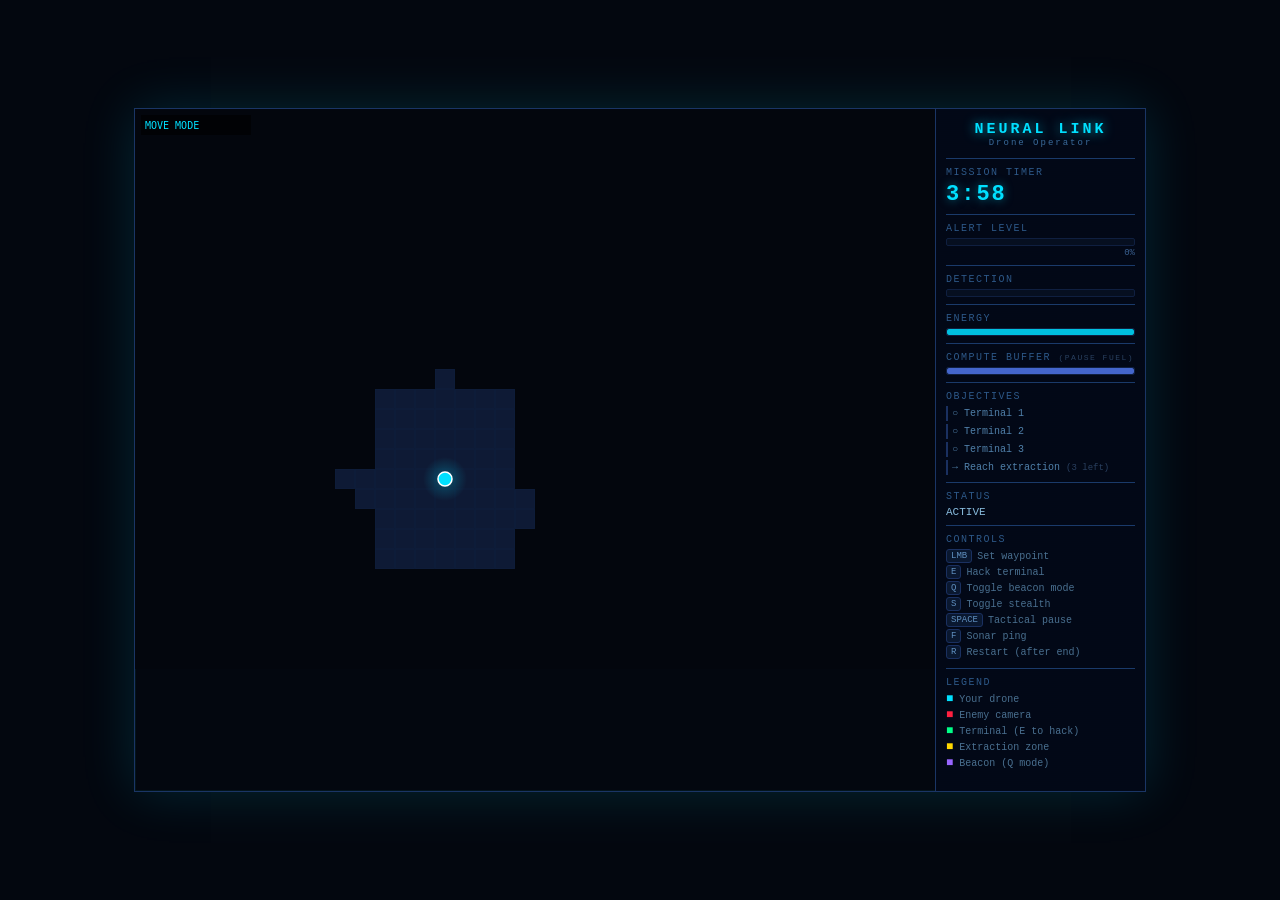
<file: html5/index.html>
<!DOCTYPE html>
<html lang="en">
<head>
  <meta charset="UTF-8">
  <meta name="viewport" content="width=device-width, initial-scale=1.0">
  <title>NEURAL LINK: Drone Operator</title>
  <link rel="stylesheet" href="style.css">
</head>
<body>
  <div id="app">
    <div id="game-wrap">
      <canvas id="game-canvas"></canvas>
    </div>
    <div id="sidebar">
      <div class="hud-title">NEURAL LINK</div>
      <div class="hud-sub">Drone Operator</div>

      <div class="hud-section">
        <div class="hud-label">MISSION TIMER</div>
        <div id="timer-val" class="hud-value big-val">4:00</div>
      </div>

      <div class="hud-section">
        <div class="hud-label">ALERT LEVEL</div>
        <div class="bar-wrap">
          <div class="bar-fill" id="alert-fill" style="width:0%"></div>
        </div>
        <div class="bar-pct" id="alert-pct">0%</div>
      </div>

      <div class="hud-section">
        <div class="hud-label">DETECTION</div>
        <div class="bar-wrap">
          <div class="bar-fill" id="detect-fill" style="width:0%"></div>
        </div>
      </div>

      <div class="hud-section">
        <div class="hud-label">ENERGY</div>
        <div class="bar-wrap energy">
          <div class="bar-fill cyan" id="energy-fill" style="width:100%"></div>
        </div>
      </div>

      <div class="hud-section">
        <div class="hud-label">COMPUTE BUFFER <span class="hint">(pause fuel)</span></div>
        <div class="bar-wrap compute">
          <div class="bar-fill blue" id="compute-fill" style="width:100%"></div>
        </div>
      </div>

      <div class="hud-section">
        <div class="hud-label">OBJECTIVES</div>
        <div id="objectives"></div>
      </div>

      <div class="hud-section">
        <div class="hud-label">STATUS</div>
        <div id="phase-status" class="hud-value">ACTIVE</div>
      </div>

      <div class="hud-section controls">
        <div class="hud-label">CONTROLS</div>
        <div class="ctrl-row"><kbd>LMB</kbd> Set waypoint</div>
        <div class="ctrl-row"><kbd>E</kbd> Hack terminal</div>
        <div class="ctrl-row"><kbd>Q</kbd> Toggle beacon mode</div>
        <div class="ctrl-row"><kbd>S</kbd> Toggle stealth</div>
        <div class="ctrl-row"><kbd>SPACE</kbd> Tactical pause</div>
        <div class="ctrl-row"><kbd>F</kbd> Sonar ping</div>
        <div class="ctrl-row"><kbd>R</kbd> Restart (after end)</div>
      </div>

      <div class="hud-section legend">
        <div class="hud-label">LEGEND</div>
        <div class="leg-row"><span class="leg-dot" style="color:#00e0ff">■</span> Your drone</div>
        <div class="leg-row"><span class="leg-dot" style="color:#ff2040">■</span> Enemy camera</div>
        <div class="leg-row"><span class="leg-dot" style="color:#00ff88">■</span> Terminal (E to hack)</div>
        <div class="leg-row"><span class="leg-dot" style="color:#ffd700">■</span> Extraction zone</div>
        <div class="leg-row"><span class="leg-dot" style="color:#9966ff">■</span> Beacon (Q mode)</div>
      </div>
    </div>
  </div>
  <script src="game.js"></script>
</body>
</html>
</file>
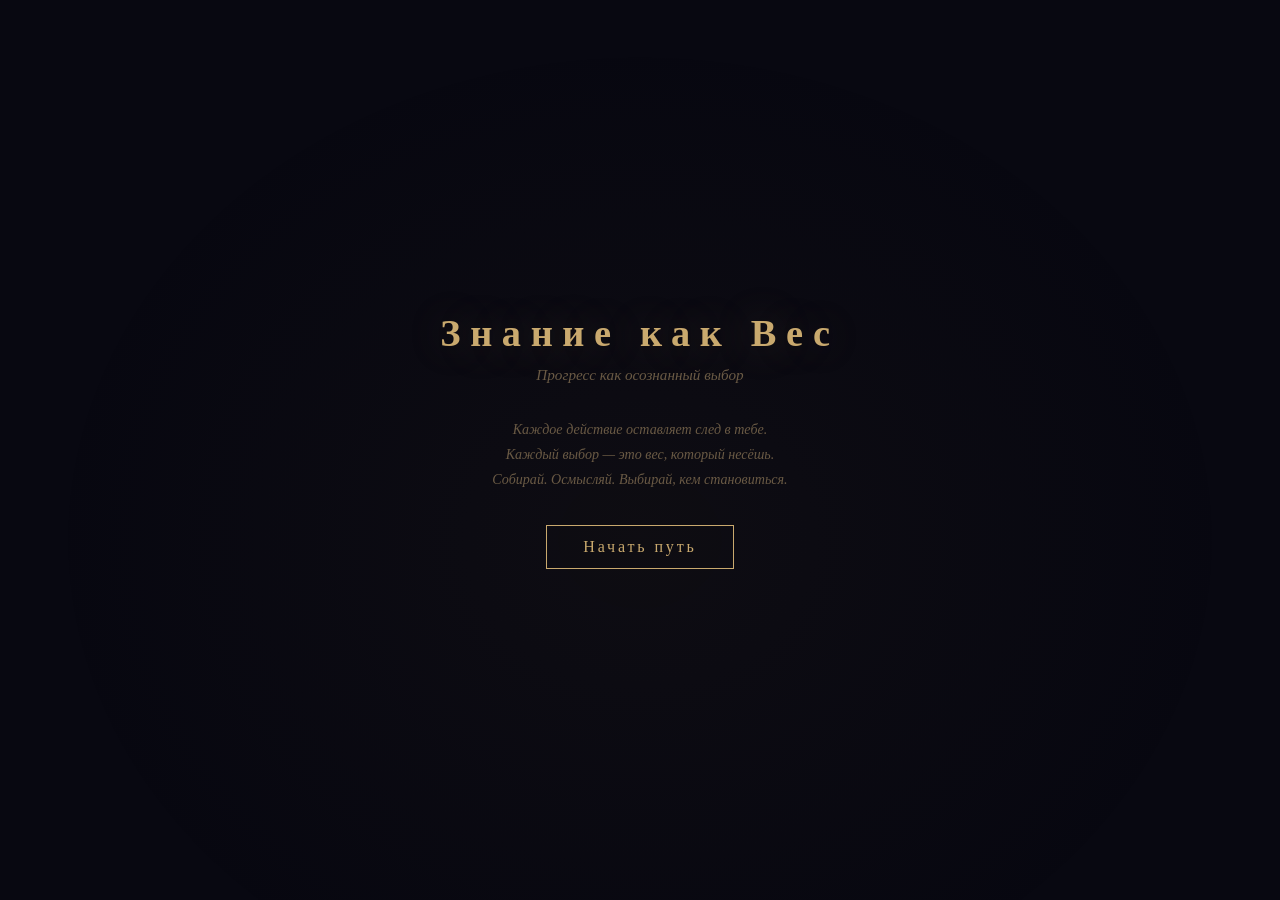
<file: marble-knowledge/html5/index.html>
<!DOCTYPE html>
<html lang="ru">
<head>
<meta charset="UTF-8">
<meta name="viewport" content="width=device-width, initial-scale=1.0">
<title>Знание как Вес</title>
<style>
*,*::before,*::after{box-sizing:border-box;margin:0;padding:0}
:root{
  --bg-deep:#080811;--bg-mid:#0f0f1e;--text:#d4c5a9;--text-dim:#6a5a45;
  --accent:#c9a96e;--accent-dim:#4a3820;--shelf:#1c1810;--reserve:#0c0c1c;
  --gw:rgba(224,216,200,.45);--gb:rgba(80,60,160,.5);--gg:rgba(100,120,140,.45);
}
body{background:var(--bg-deep);color:var(--text);font-family:'Georgia',serif;min-height:100vh;overflow:hidden}
body::before{content:'';position:fixed;inset:0;background:radial-gradient(ellipse at 50% 60%,rgba(100,80,40,.07) 0%,transparent 65%);pointer-events:none}
.screen{position:fixed;inset:0;display:none;flex-direction:column;align-items:center;padding:20px;overflow-y:auto;padding-top:60px}
.screen.active{display:flex}
#start-screen{padding-top:0;justify-content:center;text-align:center}
h1{font-size:2.4rem;color:var(--accent);text-shadow:0 0 40px rgba(201,169,110,.25);letter-spacing:.25em;margin-bottom:.4rem}
h2{font-size:1.3rem;color:var(--accent);letter-spacing:.12em;margin-bottom:12px}
h3{font-size:.78rem;color:var(--text-dim);letter-spacing:.18em;text-transform:uppercase;margin-bottom:8px}
p.sub{color:var(--text-dim);font-style:italic;font-size:.95rem;margin-bottom:1.8rem;line-height:1.7;max-width:380px}
button{background:transparent;border:1px solid var(--accent-dim);color:var(--accent);padding:9px 22px;font-family:inherit;font-size:.85rem;letter-spacing:.1em;cursor:pointer;transition:all .25s}
button:hover{border-color:var(--accent);background:rgba(201,169,110,.07);box-shadow:0 0 18px rgba(201,169,110,.18)}
button:active{transform:scale(.98)}
button:disabled{opacity:.3;cursor:not-allowed;pointer-events:none}
.btn-row{display:flex;gap:10px;flex-wrap:wrap;justify-content:center;margin-top:12px}
.btn-big{font-size:1rem;padding:12px 36px;letter-spacing:.18em;border-color:var(--accent)}
/* MARBLES */
.marble{width:34px;height:34px;border-radius:50%;cursor:pointer;position:relative;flex-shrink:0;transition:transform .2s,box-shadow .2s}
.marble::before{content:'';position:absolute;top:22%;left:22%;width:28%;height:28%;border-radius:50%;background:rgba(255,255,255,.55);filter:blur(2px)}
.marble.white{background:radial-gradient(circle at 35% 35%,#f3f0e8,#bab0a0);box-shadow:0 2px 8px rgba(0,0,0,.5),0 0 10px var(--gw)}
.marble.black{background:radial-gradient(circle at 35% 35%,#4a3a70,#0c0c18);box-shadow:0 2px 8px rgba(0,0,0,.7),0 0 10px var(--gb)}
.marble.gray{background:radial-gradient(circle at 35% 35%,#9898a8,#484858);box-shadow:0 2px 8px rgba(0,0,0,.6),0 0 10px var(--gg)}
.marble:hover{transform:scale(1.12)}
.marble.selected{transform:scale(1.2);z-index:5}
.marble.white.selected{box-shadow:0 0 22px rgba(220,215,200,.9)}
.marble.black.selected{box-shadow:0 0 22px rgba(110,90,210,.9)}
.marble.gray.selected{box-shadow:0 0 22px rgba(110,150,170,.9)}
.marble.sm{width:26px;height:26px}.marble.xs{width:18px;height:18px;cursor:default}
.marble.xs::before{display:none}
/* CORES */
.core{border-radius:50%;flex-shrink:0;cursor:default}
.core.lg{width:34px;height:34px}.core.sm{width:26px;height:26px}
.core.white{background:radial-gradient(circle at 35% 35%,#fff,#d8d0c0);box-shadow:0 0 18px rgba(230,220,200,.8),0 0 35px rgba(220,210,190,.35);animation:pw 2.2s ease-in-out infinite}
.core.black{background:radial-gradient(circle at 35% 35%,#6050a0,#08080e);box-shadow:0 0 18px rgba(100,80,190,.8),0 0 35px rgba(80,60,150,.35);animation:pb 2.2s ease-in-out infinite}
.core.gray{background:radial-gradient(circle at 35% 35%,#c0c0d0,#383848);box-shadow:0 0 18px rgba(120,150,170,.8),0 0 35px rgba(100,130,150,.35);animation:pg 2.2s ease-in-out infinite}
@keyframes pw{0%,100%{box-shadow:0 0 18px rgba(230,220,200,.8),0 0 35px rgba(220,210,190,.35)}50%{box-shadow:0 0 28px rgba(230,220,200,1),0 0 55px rgba(220,210,190,.6)}}
@keyframes pb{0%,100%{box-shadow:0 0 18px rgba(100,80,190,.8),0 0 35px rgba(80,60,150,.35)}50%{box-shadow:0 0 28px rgba(100,80,190,1),0 0 55px rgba(80,60,150,.6)}}
@keyframes pg{0%,100%{box-shadow:0 0 18px rgba(120,150,170,.8),0 0 35px rgba(100,130,150,.35)}50%{box-shadow:0 0 28px rgba(120,150,170,1),0 0 55px rgba(100,130,150,.6)}}
/* HUD */
#hud{position:fixed;top:0;left:0;right:0;height:50px;background:rgba(8,8,17,.92);border-bottom:1px solid rgba(201,169,110,.18);display:none;align-items:center;justify-content:space-between;padding:0 16px;z-index:100;backdrop-filter:blur(6px)}
#hud.on{display:flex}
.hud-grp{display:flex;align-items:center;gap:7px}
.hlbl{font-size:.68rem;color:var(--text-dim);text-transform:uppercase;letter-spacing:.1em}
.hval{color:var(--accent);font-size:.82rem;font-weight:bold}
.abar{width:70px;height:5px;background:rgba(201,169,110,.12);border-radius:3px;overflow:hidden}
.afill{height:100%;border-radius:3px;transition:width .5s,background .5s;background:var(--accent)}
.rdots{display:flex;gap:2px}
.rdot{width:7px;height:7px;border-radius:50%;background:rgba(201,169,110,.1);border:1px solid rgba(201,169,110,.22);transition:background .3s}
.rdot.w{background:#e0d8c8;border-color:#e0d8c8}.rdot.b{background:#503878;border-color:#7060b0}.rdot.g{background:#585868;border-color:#888898}
.hud-btns{display:flex;gap:5px}.hud-btns button{font-size:.68rem;padding:4px 10px}
/* NOTIF */
#notif{position:fixed;top:58px;left:50%;transform:translateX(-50%) translateY(-8px);background:rgba(10,10,22,.96);border:1px solid rgba(201,169,110,.35);padding:9px 18px;font-size:.8rem;color:var(--text);opacity:0;transition:all .35s;pointer-events:none;z-index:200;text-align:center;max-width:320px;backdrop-filter:blur(5px);line-height:1.4}
#notif.show{opacity:1;transform:translateX(-50%) translateY(0)}
/* EXPEDITION */
.loc-head{text-align:center;margin-bottom:8px}
.loc-desc{color:var(--text-dim);font-style:italic;max-width:480px;text-align:center;line-height:1.6;font-size:.9rem;margin-bottom:10px}
.echo-bar{background:rgba(120,70,50,.28);border:1px solid rgba(200,100,70,.35);padding:10px 20px;text-align:center;color:#c87050;font-style:italic;font-size:.85rem;display:none;max-width:500px;width:100%;margin-bottom:8px}
.echo-bar.on{display:block}
.world-rx{background:rgba(10,15,28,.85);border:1px solid rgba(201,169,110,.22);padding:9px 18px;text-align:center;font-size:.82rem;font-style:italic;color:var(--text-dim);display:none;max-width:480px;width:100%;margin-bottom:8px;line-height:1.4}
.world-rx.on{display:block}
.actions-grid{display:flex;gap:14px;flex-wrap:wrap;justify-content:center;margin-bottom:12px}
.acard{width:175px;padding:16px 14px;border:1px solid rgba(201,169,110,.18);background:var(--shelf);cursor:pointer;transition:all .28s;text-align:center;position:relative;overflow:hidden}
.acard::after{content:'';position:absolute;inset:0;opacity:0;transition:opacity .3s}
.acard.wa::after{background:radial-gradient(circle,rgba(200,185,165,.12) 0%,transparent 70%)}
.acard.ba::after{background:radial-gradient(circle,rgba(80,60,150,.16) 0%,transparent 70%)}
.acard.ga::after{background:radial-gradient(circle,rgba(90,120,140,.13) 0%,transparent 70%)}
.acard:hover::after{opacity:1}
.acard:hover{border-color:rgba(201,169,110,.48);transform:translateY(-3px)}
.acard.off{opacity:.38;cursor:not-allowed;transform:none!important}
.acard .ai{font-size:1.9rem;margin-bottom:6px}
.acard .an{color:var(--accent);font-size:.88rem;margin-bottom:4px}
.acard .ah{color:var(--text-dim);font-size:.72rem;font-style:italic}
.chance-row{display:flex;align-items:center;gap:5px;margin-top:7px}
.cbar{flex:1;height:3px;background:rgba(201,169,110,.12);border-radius:2px;overflow:hidden}
.cfill{height:100%;border-radius:2px;transition:width .4s}
.cfill.hi{background:#6abf6a}.cfill.md{background:var(--accent)}.cfill.lo{background:#c07060}
.cpct{font-size:.62rem;color:var(--text-dim);min-width:28px;text-align:right}
.dtag{font-size:.64rem;color:#7ab07a;margin-top:3px;border-top:1px dashed rgba(120,180,120,.2);padding-top:3px}
.res-strip{display:flex;align-items:center;gap:6px;flex-wrap:wrap;justify-content:center;padding:9px 14px;background:var(--reserve);border:1px solid rgba(201,169,110,.12);max-width:500px;min-height:44px}
.res-lbl{font-size:.75rem;color:var(--text-dim)}
/* SANCTUARY */
.slay{display:flex;gap:14px;width:100%;max-width:980px;align-items:flex-start}
.rpanel{min-width:148px;background:var(--reserve);border:1px solid rgba(201,169,110,.18);padding:13px}
.rmarbs{display:flex;flex-wrap:wrap;gap:7px;min-height:70px;align-items:flex-start;margin-bottom:9px}
.cpanel{min-width:148px;background:rgba(8,6,20,.85);border:1px solid rgba(201,169,110,.18);padding:13px}
.coarc{display:flex;flex-wrap:wrap;gap:6px;min-height:60px;align-items:flex-start;margin-bottom:8px}
.cstat{font-size:.72rem;margin:2px 0}
.cstat.white{color:#c0b8a8}.cstat.black{color:#9080c0}.cstat.gray{color:#8090a0}.cstat.penalty{color:#bf6a6a}
.hint-bar{background:rgba(201,169,110,.06);border:1px solid rgba(201,169,110,.13);padding:9px 14px;font-size:.78rem;color:var(--text-dim);font-style:italic;text-align:center;max-width:980px;width:100%;margin-bottom:10px;transition:color .3s}
.shelves{flex:1;display:flex;flex-direction:column;gap:10px}
.shelf{background:var(--shelf);border:1px solid rgba(201,169,110,.18);padding:13px;cursor:pointer;transition:border-color .25s,background .25s}
.shelf.drop{border-color:var(--accent);background:rgba(201,169,110,.04)}
.shelf-hdr{display:flex;justify-content:space-between;align-items:center;margin-bottom:8px}
.shelf-name{color:var(--accent);font-size:.88rem}
.shelf-cnt{color:var(--text-dim);font-size:.74rem}
.shelf-marbs{display:flex;flex-wrap:wrap;gap:6px;min-height:36px;align-items:center;margin-bottom:7px}
.tbar{display:flex;align-items:center;gap:2px;margin-bottom:4px}
.tseg{flex:1;height:3px;background:rgba(201,169,110,.13);border-radius:2px;transition:background .4s}
.tseg.on{background:var(--accent)}
.tmrk{width:1px;height:9px;background:rgba(201,169,110,.3);flex-shrink:0}
.tlbl{font-size:.62rem;color:var(--text-dim)}
.sbonus{font-size:.72rem;color:#6abf6a;margin-top:3px}
.dombar{display:flex;gap:2px;height:5px;margin-top:5px;border-radius:3px;overflow:hidden}
.dbar{height:100%;border-radius:2px;transition:width .5s}
.dbar.white{background:linear-gradient(90deg,#b8b0a0,#d8d0c0)}
.dbar.black{background:linear-gradient(90deg,#302850,#504880)}
.dbar.gray{background:linear-gradient(90deg,#484858,#787888)}
/* COMBAT */
#combat-screen{justify-content:center}
.combat-wrap{display:flex;flex-direction:column;align-items:center;gap:16px;max-width:560px;width:100%}
.enemy-box{width:100%;padding:24px;background:rgba(18,8,8,.6);border:1px solid rgba(180,70,70,.28);text-align:center}
.ename{color:#c07070;font-size:1.15rem;margin-bottom:6px}
.edesc{color:var(--text-dim);font-style:italic;font-size:.82rem}
.hp-wrap{margin-top:11px}
.hp-lbl{font-size:.72rem;color:var(--text-dim);margin-bottom:3px}
.hpbar{height:7px;border-radius:4px;overflow:hidden}
.hpbar.e-bg{background:rgba(180,70,70,.14)}.hpbar.p-bg{background:rgba(70,160,70,.14)}
.hpfill{height:100%;border-radius:4px;transition:width .5s}
.hpfill.e{background:linear-gradient(90deg,#702020,#c04040)}
.hpfill.p{background:linear-gradient(90deg,#206820,#40b840)}
.clog{background:rgba(8,8,18,.85);border:1px solid rgba(201,169,110,.13);padding:12px;width:100%;min-height:56px;font-size:.82rem;line-height:1.6;color:var(--text-dim);font-style:italic}
.c-btns{display:flex;gap:10px;flex-wrap:wrap;justify-content:center}
.cbtn{padding:11px 18px;font-size:.88rem;min-width:135px}
.cbtn.w{border-color:rgba(200,185,165,.45);color:#c0b8a8}
.cbtn.b{border-color:rgba(80,65,140,.45);color:#9080c0}
.cbtn.g{border-color:rgba(95,125,145,.45);color:#8090a0}
.bonuses{display:flex;gap:6px;flex-wrap:wrap;justify-content:center}
.btag{font-size:.7rem;padding:3px 8px;background:rgba(90,150,90,.13);border:1px solid rgba(90,150,90,.28);color:#70b070}
.ptag{font-size:.7rem;padding:3px 8px;background:rgba(150,80,80,.13);border:1px solid rgba(150,80,80,.28);color:#b07070}
/* JOURNAL */
.jlay{display:flex;gap:16px;max-width:860px;width:100%;align-items:flex-start}
.jslots{min-width:195px;background:rgba(18,12,8,.8);border:1px solid rgba(201,169,110,.18);padding:14px}
.aslot{padding:12px;border:1px dashed rgba(201,169,110,.28);min-height:78px;margin-bottom:10px;cursor:pointer;transition:all .25s;text-align:center;display:flex;flex-direction:column;align-items:center;justify-content:center;gap:7px}
.aslot:hover{border-color:var(--accent);background:rgba(201,169,110,.04)}
.aslot.occ{border-style:solid;border-color:rgba(201,169,110,.38)}
.ctag{font-size:.68rem;padding:2px 7px;border:1px solid}
.ctag.white{color:#c0b8a8;border-color:rgba(200,185,165,.4)}
.ctag.black{color:#9080c0;border-color:rgba(80,65,140,.4)}
.ctag.gray{color:#8090a0;border-color:rgba(95,125,145,.4)}
.jentries{flex:1;display:flex;flex-direction:column;gap:9px}
.jentry{padding:14px;border:1px solid rgba(201,169,110,.18);background:rgba(18,12,8,.55);cursor:pointer;transition:all .25s;position:relative}
.jentry:hover{border-color:rgba(201,169,110,.45);background:rgba(201,169,110,.04)}
.jentry.act{border-color:var(--accent)}
.jentry.act::after{content:'●';position:absolute;top:8px;right:10px;color:var(--accent);font-size:.7rem}
.jeh{display:flex;align-items:center;gap:7px;margin-bottom:7px}
.jdot{width:9px;height:9px;border-radius:50%}
.jdot.white{background:#c0b8a8;box-shadow:0 0 6px rgba(200,185,165,.6)}
.jdot.black{background:#302850;box-shadow:0 0 6px rgba(80,60,150,.6)}
.jdot.gray{background:#585868;box-shadow:0 0 6px rgba(100,130,150,.6)}
.jtitle{color:var(--accent);font-size:.88rem}
.jtext{color:var(--text-dim);font-size:.8rem;font-style:italic;line-height:1.5;margin-bottom:6px}
.jeff{color:#6abf6a;font-size:.72rem;margin-bottom:5px}
.jtags{display:flex;gap:5px;flex-wrap:wrap}
.jtag{font-size:.68rem;padding:2px 6px;background:rgba(201,169,110,.08);border:1px solid rgba(201,169,110,.18);color:var(--text-dim)}
/* OBLIVION */
#oblivion-screen{justify-content:center;text-align:center}
.otext{max-width:400px;color:var(--text-dim);font-style:italic;line-height:1.8;font-size:.88rem;margin-bottom:16px}
.ocores{display:flex;gap:12px;flex-wrap:wrap;justify-content:center;margin:10px 0}
.ocore{padding:12px;border:1px solid rgba(201,169,110,.18);cursor:pointer;display:flex;flex-direction:column;align-items:center;gap:5px;transition:all .28s;font-size:.75rem;color:var(--text-dim)}
.ocore:hover{border-color:var(--accent);color:var(--accent)}
/* MISC */
::-webkit-scrollbar{width:4px}::-webkit-scrollbar-track{background:transparent}::-webkit-scrollbar-thumb{background:rgba(201,169,110,.28);border-radius:2px}
@keyframes fadeIn{from{opacity:0;transform:translateY(7px)}to{opacity:1;transform:translateY(0)}}
.fi{animation:fadeIn .4s ease-out}
@media(max-width:680px){
  .slay,.jlay{flex-direction:column}
  .rpanel,.jslots,.cpanel{min-width:unset;width:100%}
  .actions-grid{gap:8px}.acard{width:140px}
  h1{font-size:1.8rem}
}
#start-screen .lore{max-width:360px;text-align:center;color:var(--text-dim);font-style:italic;line-height:1.8;font-size:.88rem;margin-bottom:2rem}
</style>
</head>
<body>
<div id="notif"></div>
<div id="hud">
  <div class="hud-grp">
    <span class="hlbl">Адаптивность</span>
    <div class="abar"><div class="afill" id="ha"></div></div>
    <span class="hval" id="hav">100%</span>
  </div>
  <div class="hud-grp">
    <span class="hlbl">Резерв</span>
    <div class="rdots" id="hrd"></div>
    <span class="hval" id="hrc">0/10</span>
  </div>
  <div class="hud-grp">
    <span class="hlbl">Ядра</span>
    <span class="hval" id="hco">0</span>
    <span class="hlbl" style="margin-left:4px">ОР</span>
    <span class="hval" id="hor">30</span>
  </div>
  <div class="hud-btns">
    <button onclick="openJournal()">Дневник</button>
    <button onclick="openOblivion()">Забвение</button>
  </div>
</div>

<div id="start-screen" class="screen active">
  <h1>Знание как Вес</h1>
  <p class="sub">Прогресс как осознанный выбор</p>
  <div class="lore">Каждое действие оставляет след в тебе.<br>Каждый выбор — это вес, который несёшь.<br>Собирай. Осмысляй. Выбирай, кем становиться.</div>
  <button class="btn-big" onclick="startGame()">Начать путь</button>
</div>

<div id="expedition-screen" class="screen">
  <div class="loc-head"><h2 id="loc-name"></h2></div>
  <p class="loc-desc" id="loc-desc"></p>
  <div class="world-rx" id="wrx"></div>
  <div class="echo-bar" id="echo">⟳ Резерв переполнен — опыт растворяется эхом. Вернись в Убежище.</div>
  <div class="actions-grid" id="agrid"></div>
  <div class="res-lbl" id="res-lbl">Резерв: 0/10</div>
  <div class="res-strip" id="res-strip"></div>
  <div class="btn-row">
    <button onclick="goSanctuary()">⟵ Убежище</button>
  </div>
</div>

<div id="sanctuary-screen" class="screen">
  <h2>Убежище — Ментальная карта</h2>
  <div class="hint-bar" id="shint">Выбери шарик из Резерва, затем нажми на полку для размещения.</div>
  <div class="slay">
    <div class="rpanel">
      <h3>Резерв <span id="rcsanc">0/10</span></h3>
      <div class="rmarbs" id="rmarbs"></div>
      <button onclick="sellMarble()" style="width:100%;font-size:.74rem;padding:7px">Продать выбранный</button>
      <div style="font-size:.66rem;color:var(--text-dim);margin-top:5px;text-align:center">Только из Резерва</div>
    </div>
    <div class="shelves" id="shelves"></div>
  </div>
  <div class="btn-row">
    <button onclick="goExpedition()">→ Экспедиция</button>
    <button onclick="openJournal()">📖 Дневник</button>
  </div>
</div>

<div id="combat-screen" class="screen">
  <div class="combat-wrap">
    <h2>Столкновение</h2>
    <div class="enemy-box">
      <div class="ename" id="ename"></div>
      <div class="edesc" id="edesc"></div>
      <div class="hp-wrap">
        <div class="hp-lbl">Противник</div>
        <div class="hpbar e-bg"><div class="hpfill e" id="ehp" style="width:100%"></div></div>
      </div>
    </div>
    <div class="bonuses" id="cbonuses"></div>
    <div class="hp-wrap" style="width:100%;max-width:400px">
      <div class="hp-lbl">Ты</div>
      <div class="hpbar p-bg"><div class="hpfill p" id="php" style="width:100%"></div></div>
    </div>
    <div class="clog" id="clog">Ты вступаешь в схватку…</div>
    <div class="c-btns" id="cbtns">
      <button class="cbtn w" onclick="doFight('white')">⬜ Точный удар</button>
      <button class="cbtn b" onclick="doFight('black')">⬛ Натиск</button>
      <button class="cbtn g" onclick="doFight('gray')">◽ Парирование</button>
    </div>
  </div>
</div>

<div id="journal-screen" class="screen">
  <h2>Дневник</h2>
  <div class="jlay">
    <div class="jslots">
      <h3>Внимание</h3>
      <div style="font-size:.74rem;color:var(--text-dim);margin-bottom:10px;line-height:1.5">1–2 страницы для следующей экспедиции</div>
      <div class="aslot" id="sl0" onclick="clearSlot(0)"><div id="sl0c" style="color:var(--text-dim);font-size:.76rem">— пусто —</div></div>
      <div class="aslot" id="sl1" onclick="clearSlot(1)"><div id="sl1c" style="color:var(--text-dim);font-size:.76rem">— пусто —</div></div>
      <div style="font-size:.68rem;color:var(--text-dim);font-style:italic">Нажми на слот чтобы очистить</div>
    </div>
    <div class="jentries" id="jentries"></div>
  </div>
  <div class="btn-row"><button onclick="closeJournal()">← Назад</button></div>
</div>

<div id="oblivion-screen" class="screen">
  <h2>Локация Забвения</h2>
  <p class="otext">Вода стоячая, тёмная. Можно растворить то, что стало слишком твёрдым. Это требует усилия — и кое-что будет утеряно.</p>
  <div id="ono" style="color:var(--text-dim);font-style:italic;display:none">Нет Ядер для растворения.</div>
  <div class="ocores" id="ocores"></div>
  <div style="font-size:.75rem;color:var(--text-dim);text-align:center;line-height:1.6;max-width:380px">
    10 ОР → Ядро растворено, 2–3 шарика в Резерв, +3% Адаптивности возвращается
  </div>
  <div style="margin-top:8px;font-size:.82rem;color:var(--text-dim)">Очки Решимости: <span id="owp" style="color:var(--accent);font-weight:bold">0</span></div>
  <div class="btn-row"><button onclick="closeOblivion()">← Назад</button></div>
</div>

<script>
const COLORS = { white:'белый', black:'чёрный', gray:'серый' };

const LOC_POOLS = [
  {
    name:'Руины на краю леса',
    desc:'Старые камни хранят тишину. Здесь можно многое узнать — или многое потерять.',
    pool:[
      {id:'obs', col:'white',icon:'🔍',name:'Изучить следы',      hint:'Внимательность',  direct:null},
      {id:'rsh', col:'black',icon:'⚡',name:'Прорваться силой',   hint:'Скорость, риск',  direct:null},
      {id:'wt',  col:'gray', icon:'⏸',name:'Выждать момент',     hint:'Баланс, реакция', direct:null},
      {id:'trn', col:'white',icon:'⚔',name:'Отработать удар',    hint:'→ Боевая стойка', direct:'s0'},
      {id:'snk', col:'black',icon:'🌑',name:'Скрытный манёвр',   hint:'→ Тень',           direct:'s1'},
      {id:'brt', col:'gray', icon:'🤲',name:'Обменять находки',  hint:'→ Переговоры',    direct:'s2'},
    ]
  },
  {
    name:'Торговый квартал',
    desc:'Шум, запахи специй, внимательные глаза торговцев. Каждое слово здесь — ход.',
    pool:[
      {id:'neg', col:'white',icon:'🤝',name:'Торговаться',          hint:'Точный подбор слов',  direct:null},
      {id:'blf', col:'black',icon:'🎭',name:'Блефовать',            hint:'Давление, риск',      direct:null},
      {id:'med', col:'gray', icon:'⚖', name:'Посредничать',        hint:'Уравновешивать',      direct:null},
      {id:'anl', col:'white',icon:'🔎',name:'Изучить цены',        hint:'→ Переговоры',        direct:'s2'},
      {id:'prs', col:'black',icon:'👊',name:'Надавить на купца',   hint:'→ Тень',              direct:'s1'},
      {id:'bal', col:'gray', icon:'🔄',name:'Уравновесить сделку', hint:'→ Переговоры',        direct:'s2'},
    ]
  },
  {
    name:'Заброшенная библиотека',
    desc:'Пыльные свитки, шёпот страниц. Знание здесь — пароль.',
    pool:[
      {id:'rd',  col:'white',icon:'📜',name:'Читать свитки',       hint:'Глубокий анализ', direct:null},
      {id:'stl', col:'black',icon:'🗝', name:'Похитить артефакт',  hint:'Дерзость',        direct:null},
      {id:'cpy', col:'gray', icon:'✍', name:'Копировать тезисы',  hint:'Методичная работа',direct:null},
      {id:'mem', col:'white',icon:'📖',name:'Выучить наизусть',    hint:'→ Боевая стойка', direct:'s0'},
      {id:'crk', col:'black',icon:'🔓',name:'Взломать архив',     hint:'→ Тень',           direct:'s1'},
      {id:'syn', col:'gray', icon:'🔗',name:'Сопоставить знания', hint:'→ Переговоры',     direct:'s2'},
    ]
  }
];

const ENEMIES = [
  {name:'Страж руин',      desc:'Медлительный, но неотвратимый. Прямой натиск — его стихия. Точность разбивает его.',         hp:80, weakness:'white', strong:'black', dmg:{white:8,black:20,gray:13}},
  {name:'Теневой охотник', desc:'Стремительный, атакует из темноты. Прямой удар он предвидит. Равновесие — его слабость.', hp:55, weakness:'gray',  strong:'white', dmg:{white:19,black:9,gray:6}}
];

const J_TEMPLATES = [
  {id:'j_w', col:'white',title:'О точности удара',         text:'Когда я жду и наблюдаю — мир открывает трещины в броне. Осторожность — это не слабость.',               eff:'+5% к точным действиям, видны слабые места',          tags:['анализ','точность','слабые места']},
  {id:'j_b', col:'black',title:'О цене натиска',           text:'Когда бросаюсь вперёд — мир расступается. Но после этого всё кружится. Натиск берёт дань.',              eff:'+5% к скоростным действиям, открывает скрытые проходы',tags:['скорость','риск','прорыв']},
  {id:'j_g', col:'gray', title:'О равновесии',             text:'Есть момент между атакой и защитой. В этой паузе — невидимый рычаг.',                                     eff:'+5% к реакции, NPC предлагают посреднические роли',   tags:['равновесие','реакция','момент']},
  {id:'j_w2',col:'white',title:'Записки об Аккуратности', text:'Ядро точности сформировалось само. Оно тяжёлое. Каждый удар выверен — но адаптироваться труднее.',         eff:'+8% к точным действиям, видна структура брони',       tags:['ядро','точность','специализация']},
  {id:'j_b2',col:'black',title:'Записки о Давлении',      text:'Ядро натиска сжалось в груди. Я быстрее прежнего — но не слышу предупреждений.',                           eff:'+8% к скоростным атакам, доступны скрытые контракты', tags:['ядро','натиск','специализация']},
];

// ===== STATE =====
let G = {}, uid = 0, locIdx = 0, prevScreen = 'sanctuary-screen', notifTm;

function initState() {
  G = {
    reserve:{ cap:10, marbs:[] },
    shelves:[
      {id:'s0', name:'Боевая стойка', marbs:[], cores:[], max_slots:10},
      {id:'s1', name:'Тень',          marbs:[], cores:[], max_slots:10},
      {id:'s2', name:'Переговоры',    marbs:[], cores:[], max_slots:10},
    ],
    adapt:1.0,
    will:30,
    journal:{ entries:[], slots:[null,null] },
    world:{ dom:null },
    combat:{ enemy:null, ehp:0, emx:0, php:100, pmx:100, done:false },
    sel:null,
    echo:false,
    cycle:0,
    curActs:[],
  };
}

function mk(col, ctx) { return { id:`m${++uid}`, col, ctx, rare:Math.random()<.1 }; }

// ===== FLOW =====
function startGame() {
  initState();
  initCurActs();
  showScreen('expedition-screen');
  document.getElementById('hud').classList.add('on');
  renderExp();
  updateHUD();
}

function goSanctuary() {
  prevScreen = 'sanctuary-screen';
  G.echo = false;
  G.cycle++;
  if (G.cycle % 3 === 0) locIdx = (locIdx+1) % LOC_POOLS.length;
  G.sel = null;
  showScreen('sanctuary-screen');
  renderSanctuary();
  updateHUD();
}

function goExpedition() {
  initCurActs();
  showScreen('expedition-screen');
  renderExp();
  updateHUD();
}

function openJournal() {
  prevScreen = document.querySelector('.screen.active')?.id || 'sanctuary-screen';
  showScreen('journal-screen');
  renderJournal();
}

function closeJournal() {
  showScreen(prevScreen);
  if (prevScreen==='expedition-screen') renderExp(); else renderSanctuary();
}

function openOblivion() {
  prevScreen = document.querySelector('.screen.active')?.id || 'sanctuary-screen';
  showScreen('oblivion-screen');
  renderOblivion();
}

function closeOblivion() {
  showScreen(prevScreen);
  if (prevScreen==='expedition-screen') renderExp(); else renderSanctuary();
}

// ===== ACTION POOL =====
function initCurActs() {
  const pool = LOC_POOLS[locIdx].pool;
  const shuffled = [...pool].sort(()=>Math.random()-.5);
  G.curActs = shuffled.slice(0,3);
}

function rotateAction(idx) {
  const pool = LOC_POOLS[locIdx].pool;
  const others = pool.filter(a => a.id !== G.curActs[idx].id && !G.curActs.some((c,i)=>i!==idx&&c.id===a.id));
  const candidates = others.length > 0 ? others : pool.filter(a=>a.id!==G.curActs[idx].id);
  if (candidates.length > 0) G.curActs[idx] = candidates[Math.floor(Math.random()*candidates.length)];
}

function allCores() { return G.shelves.flatMap(sh=>sh.cores); }

function successChance(col) {
  let n = 0;
  G.shelves.forEach(sh => n += sh.marbs.filter(m=>m.col===col).length);
  n += allCores().filter(c=>c.col===col).reduce((s,c)=>s+c.strength,0) * 8;
  return Math.min(0.92, 0.45 * G.adapt + n*0.05);
}

// ===== EXPEDITION =====
function renderExp() {
  const loc = LOC_POOLS[locIdx];
  document.getElementById('loc-name').textContent = loc.name;
  document.getElementById('loc-desc').textContent = loc.desc;

  const wrx = document.getElementById('wrx');
  const rxMap = {
    white:'Торговцы тебе доверяют. Стража сдержана. Слабые места врагов видны острее.',
    black:'Наёмники замечают первыми. Лавки настороже. Скрытые проходы открыты.',
    gray:'Нейтральные NPC ищут посредника. Ритм врагов смещается.'
  };
  if (G.world.dom && rxMap[G.world.dom]) { wrx.textContent=rxMap[G.world.dom]; wrx.classList.add('on'); }
  else wrx.classList.remove('on');

  document.getElementById('echo').classList.toggle('on', G.echo);

  const grid = document.getElementById('agrid');
  grid.innerHTML = '';
  G.curActs.forEach((a, idx) => {
    const chance = successChance(a.col);
    const pct = Math.round(chance*100);
    const cls = pct>=70?'hi':pct>=50?'md':'lo';
    const sh = a.direct ? G.shelves.find(s=>s.id===a.direct) : null;
    const d = document.createElement('div');
    d.className = `acard ${a.col[0]}a${G.echo?' off':''}`;
    d.innerHTML = `
      <div class="ai">${a.icon}</div>
      <div class="an">${a.name}</div>
      <div class="ah">${a.hint}</div>
      <div class="chance-row"><div class="cbar"><div class="cfill ${cls}" style="width:${pct}%"></div></div><span class="cpct">${pct}%</span></div>
      ${sh?`<div class="dtag">→ ${sh.name}</div>`:''}
    `;
    if (!G.echo) d.onclick = () => doAct(a, idx);
    grid.appendChild(d);
  });

  renderResStrip();
}

function renderResStrip() {
  const cnt = G.reserve.marbs.length;
  document.getElementById('res-lbl').textContent = `Резерв: ${cnt}/10`;
  const strip = document.getElementById('res-strip');
  strip.innerHTML = '';
  if (cnt===0) { strip.innerHTML='<span style="color:var(--text-dim);font-size:.78rem;font-style:italic">пуст</span>'; return; }
  G.reserve.marbs.forEach(m=>{ const e=document.createElement('div'); e.className=`marble xs ${m.col}`; e.title=COLORS[m.col]; strip.appendChild(e); });
}

function doAct(a, idx) {
  const chance = successChance(a.col);
  const success = Math.random() < chance;

  if (!success) {
    notify(`${a.name} — неудача (шанс был ${Math.round(chance*100)}%).`);
    rotateAction(idx);
    renderExp();
    return;
  }

  let placed = false;
  if (a.direct) {
    const sh = G.shelves.find(s=>s.id===a.direct);
    if (sh && sh.marbs.length < sh.max_slots) {
      sh.marbs.push(mk(a.col, a.id));
      const bonus = G.journal.slots.filter(Boolean).some(e=>e.col===a.col);
      notify(`${a.name} — ${COLORS[a.col]} шарик прямо в «${sh.name}»!${bonus?' (+5%)':''}`, a.col);
      checkThreshold(sh);
      recalcWorld();
      placed = true;
    }
    // fallthrough to reserve if shelf full
  }

  if (!placed) {
    if (G.reserve.marbs.length >= G.reserve.cap) {
      G.echo = true;
      notify('Резерв переполнен. Опыт растворяется эхом. Вернись в Убежище.');
    } else {
      G.reserve.marbs.push(mk(a.col, a.id));
      const bonus = G.journal.slots.filter(Boolean).some(e=>e.col===a.col);
      notify(`${a.name} — ${COLORS[a.col]} шарик в Резерв${bonus?' (+5%)':''}`, a.col);
      if (G.reserve.marbs.length >= G.reserve.cap) G.echo = true;
    }
  }

  rotateAction(idx);

  // Random encounter 15%
  if (Math.random() < 0.15) {
    setTimeout(()=>{ notify('⚔ Неожиданное столкновение!'); setTimeout(startCombat, 900); }, 600);
  }

  renderExp();
  updateHUD();
}

// ===== COMBAT =====
function startCombat() {
  const idx = G.world.dom==='black'?1:G.world.dom==='white'?0:Math.random()<.5?0:1;
  const tmpl = ENEMIES[idx];
  G.combat = { enemy:{...tmpl}, ehp:tmpl.hp, emx:tmpl.hp, php:100, pmx:100, done:false };
  showScreen('combat-screen');
  renderCombatBonuses();
  document.getElementById('ename').textContent = tmpl.name;
  document.getElementById('edesc').textContent = tmpl.desc;
  document.getElementById('ehp').style.width='100%';
  document.getElementById('php').style.width='100%';
  document.getElementById('clog').textContent='Ты вступаешь в схватку…';
  const btns = document.getElementById('cbtns');
  btns.innerHTML='';
  btns.style.display='flex';
  ['white','black','gray'].forEach(col=>{
    const b=document.createElement('button');
    b.className=`cbtn ${col[0]}`;
    b.textContent=col==='white'?'⬜ Точный удар':col==='black'?'⬛ Натиск':'◽ Парирование';
    b.onclick=()=>doFight(col);
    btns.appendChild(b);
  });
}

function renderCombatBonuses() {
  const el = document.getElementById('cbonuses');
  el.innerHTML='';
  G.shelves.forEach(sh=>{
    const w=sh.marbs.filter(m=>m.col==='white').length;
    const b=sh.marbs.filter(m=>m.col==='black').length;
    const g=sh.marbs.filter(m=>m.col==='gray').length;
    const mx=Math.max(w,b,g);
    if (mx===0) return;
    const dom=w===mx?'white':b===mx?'black':'gray';
    el.innerHTML+=`<span class="btag">${sh.name} +${mx}% (${COLORS[dom]})</span>`;
  });
  const cw=allCores().filter(c=>c.col==='white').reduce((s,c)=>s+c.strength,0)*8;
  const cb=allCores().filter(c=>c.col==='black').reduce((s,c)=>s+c.strength,0)*8;
  const cg=allCores().filter(c=>c.col==='gray').reduce((s,c)=>s+c.strength,0)*8;
  if (cw>0) el.innerHTML+=`<span class="btag">Ядра +${cw}% (белый)</span>`;
  if (cb>0) el.innerHTML+=`<span class="btag">Ядра +${cb}% (чёрный)</span>`;
  if (cg>0) el.innerHTML+=`<span class="btag">Ядра +${cg}% (серый)</span>`;
  if (G.adapt<1.0) el.innerHTML+=`<span class="ptag">Адаптивность −${Math.round((1-G.adapt)*100)}%</span>`;
  G.journal.slots.forEach(e=>{ if(e) el.innerHTML+=`<span class="btag">«${e.title}» +5%</span>`; });
}

function doFight(col) {
  if (G.combat.done) return;
  const e = G.combat.enemy;

  let atk = 15;
  G.shelves.forEach(sh=>{
    const n=sh.marbs.filter(m=>m.col===col).length;
    if (n>0) atk=Math.round(atk*(1+n/100));
  });
  const coreN = allCores().filter(c=>c.col===col).reduce((s,c)=>s+c.strength,0)*8;
  if (coreN>0) atk=Math.round(atk*(1+coreN/100));
  G.journal.slots.forEach(je=>{ if(je?.col===col) atk=Math.round(atk*1.05); });
  atk = Math.round(atk*G.adapt);

  const wmod = col===e.weakness?1.55:col===e.strong?0.55:1.0;
  const finalAtk = Math.round(atk*wmod);
  G.combat.ehp = Math.max(0, G.combat.ehp-finalAtk);

  const eDmg = Math.round((e.dmg[col]||12)*(2-G.adapt));
  G.combat.php = Math.max(0, G.combat.php-eDmg);

  const log = col===e.weakness
    ? `Слабое место найдено. ${finalAtk} урона — противник шатается. Получено ${eDmg}.`
    : col===e.strong
    ? `Этот путь закрыт. ${finalAtk} урона, но получено ${eDmg} в ответ.`
    : `Обмен ударами. Нанесено ${finalAtk}, получено ${eDmg}.`;
  document.getElementById('clog').textContent = log;
  document.getElementById('ehp').style.width = (Math.max(0,G.combat.ehp/G.combat.emx)*100)+'%';
  document.getElementById('php').style.width = (Math.max(0,G.combat.php/G.combat.pmx)*100)+'%';

  if (G.combat.ehp<=0) { endCombat(true); return; }
  if (G.combat.php<=0) { endCombat(false); return; }
}

function endCombat(won) {
  G.combat.done = true;
  document.getElementById('ehp').style.width=(Math.max(0,G.combat.ehp/G.combat.emx)*100)+'%';
  document.getElementById('php').style.width=(Math.max(0,G.combat.php/G.combat.pmx)*100)+'%';

  const btns = document.getElementById('cbtns');
  btns.innerHTML='';
  btns.style.display='flex';

  const btn = document.createElement('button');
  btn.style.cssText='font-size:.88rem;padding:10px 24px';

  if (won) {
    document.getElementById('clog').textContent='Противник повержен. Мир запомнил твой стиль. Получен шарик.';
    if (G.reserve.marbs.length<G.reserve.cap) G.reserve.marbs.push(mk(dominantAll(),'combat'));
    G.will+=8;
    btn.textContent='→ Продолжить';
    btn.onclick=goExpedition;
  } else {
    document.getElementById('clog').textContent='Ты отступаешь. Убежище ждёт. Следующий цикл начнётся иначе.';
    btn.textContent='⟵ В Убежище';
    btn.onclick=goSanctuary;
  }
  btns.appendChild(btn);
  updateHUD();
}

function dominantAll() {
  const t={white:0,black:0,gray:0};
  G.shelves.forEach(sh=>sh.marbs.forEach(m=>t[m.col]++));
  allCores().forEach(c=>t[c.col]+=c.strength*8);
  G.reserve.marbs.forEach(m=>t[m.col]++);
  const mx=Math.max(t.white,t.black,t.gray);
  if (mx===0) return ['white','black','gray'][Math.floor(Math.random()*3)];
  return t.white===mx?'white':t.black===mx?'black':'gray';
}

// ===== SANCTUARY =====
function renderSanctuary() {
  document.getElementById('rcsanc').textContent=`${G.reserve.marbs.length}/${G.reserve.cap}`;
  const rEl=document.getElementById('rmarbs');
  rEl.innerHTML='';
  G.reserve.marbs.forEach(m=>{
    const el=document.createElement('div');
    el.className=`marble sm ${m.col}${G.sel?.id===m.id?' selected':''}`;
    el.title=COLORS[m.col];
    el.onclick=()=>selectMarb(m);
    rEl.appendChild(el);
  });
  const sEl=document.getElementById('shelves');
  sEl.innerHTML='';
  G.shelves.forEach(sh=>sEl.appendChild(buildShelf(sh)));
  updateHint();
}


function selectMarb(m) {
  G.sel = G.sel?.id===m.id?null:m;
  updateHint();
  renderSanctuary();
}

function updateHint() {
  const h=document.getElementById('shint');
  if (G.sel) {
    h.textContent=`Выбран ${COLORS[G.sel.col]} шарик. Нажми на полку для размещения.`;
    h.style.color=G.sel.col==='white'?'#c0b8a8':G.sel.col==='black'?'#9080c0':'#8090a0';
  } else {
    h.textContent='Выбери шарик из Резерва, затем нажми на полку для размещения.';
    h.style.color='';
  }
}

function buildShelf(sh) {
  const cnt=sh.marbs.length+sh.cores.length;
  const dom=shelfDom(sh);
  const domCnt=sh.marbs.length>0?sh.marbs.filter(m=>m.col===dom).length:0;

  let tbar='<div class="tbar"><span class="tlbl">0</span>';
  for(let i=0;i<sh.max_slots;i++){
    tbar+=`<div class="tseg${i<cnt?' on':''}"></div>`;
  }
  tbar+='<span class="tlbl">→⬤</span></div>';

  let dbar='';
  if(cnt>0){
    const w=sh.marbs.filter(m=>m.col==='white').length;
    const b=sh.marbs.filter(m=>m.col==='black').length;
    const g=sh.marbs.filter(m=>m.col==='gray').length;
    const wp=Math.round(w/cnt*100),bp=Math.round(b/cnt*100),gp=100-wp-bp;
    dbar=`<div class="dombar">
      ${w>0?`<div class="dbar white" style="width:${wp}%"></div>`:''}
      ${b>0?`<div class="dbar black" style="width:${bp}%"></div>`:''}
      ${g>0?`<div class="dbar gray"  style="width:${gp}%"></div>`:''}
    </div>`;
  }

  const el=document.createElement('div');
  el.className=`shelf${G.sel?' drop':''}`;
  if(G.sel) el.onclick=()=>placeOnShelf(sh);

  el.innerHTML=`
    <div class="shelf-hdr">
      <span class="shelf-name">${sh.name}</span>
      <span class="shelf-cnt">${cnt}/${sh.max_slots}</span>
    </div>
    <div class="shelf-marbs" id="sm-${sh.id}"></div>
    ${tbar}
    ${cnt>=3?`<div class="sbonus">▲ +${domCnt}% (${COLORS[dom]})</div>`:''}
    ${dbar}
  `;

  const mEl=el.querySelector(`#sm-${sh.id}`);
  sh.marbs.forEach(m=>{
    const d=document.createElement('div');
    d.className=`marble sm ${m.col}`;
    d.title=COLORS[m.col];
    mEl.appendChild(d);
  });
  sh.cores.forEach(c=>{
    const d=document.createElement('div');
    d.className=`core sm ${c.col}`;
    d.title=`Ядро×${c.strength} (${COLORS[c.col]}) +${c.strength*8}% / −${c.strength*3}% Адапт.`;
    d.style.position='relative';
    if(c.strength>1){ const lbl=document.createElement('span'); lbl.textContent='×'+c.strength; lbl.style.cssText='position:absolute;bottom:-1px;right:-2px;font-size:9px;color:#fff;font-weight:700;line-height:1;text-shadow:0 0 3px #000'; d.appendChild(lbl); }
    mEl.appendChild(d);
  });
  return el;
}

function placeOnShelf(sh) {
  if (!G.sel) return;
  const idx=G.reserve.marbs.findIndex(m=>m.id===G.sel.id);
  if (idx===-1) return;
  if (sh.marbs.length+sh.cores.length>=sh.max_slots) { notify(`«${sh.name}» заполнена (${sh.max_slots}/${sh.max_slots}).`); return; }
  const m=G.reserve.marbs.splice(idx,1)[0];
  sh.marbs.push({...m});
  const placed=G.sel;
  G.sel=null;
  notify(`${COLORS[placed.col].charAt(0).toUpperCase()+COLORS[placed.col].slice(1)} → ${sh.name}`, placed.col);
  checkThreshold(sh);
  recalcWorld();
  renderSanctuary();
  updateHUD();
}

function checkThreshold(sh) {
  if (sh.marbs.length+sh.cores.length < sh.max_slots) return;

  const totalStr = ()=>allCores().reduce((s,c)=>s+c.strength,0);

  if (sh.cores.length > sh.marbs.length) {
    // СЛИЯНИЕ: ядер больше, чем шаров — сливаем доминантный цвет ядер
    const ct={white:0,black:0,gray:0};
    sh.cores.forEach(c=>ct[c.col]++);
    const dom=ct.white>=ct.black&&ct.white>=ct.gray?'white':ct.black>=ct.gray?'black':'gray';
    const same=sh.cores.filter(c=>c.col===dom);
    const str=same.reduce((s,c)=>s+c.strength,0);
    sh.cores=sh.cores.filter(c=>c.col!==dom);
    sh.cores.push({col:dom,src:sh.id,id:'c'+uid++,strength:str});
    G.adapt=Math.max(0.5,1.0-totalStr()*0.03);
    unlockJournal(dom,true);
    notify(`Слияние! ${COLORS[dom].toUpperCase()} Ядро×${str} на «${sh.name}». −${str*3}% Адапт.`,dom);
  } else {
    // КОМПРЕССИЯ: шаров ≥ ядер — берём ВСЕ доминантные шары → 1 ядро
    const w=sh.marbs.filter(m=>m.col==='white').length;
    const b=sh.marbs.filter(m=>m.col==='black').length;
    const g=sh.marbs.filter(m=>m.col==='gray').length;
    const dom=w>=b&&w>=g?'white':b>=g?'black':'gray';
    const domCnt=w>=b&&w>=g?w:b>=g?b:g;
    sh.marbs=sh.marbs.filter(m=>m.col!==dom);
    sh.cores.push({col:dom,src:sh.id,id:'c'+uid++,strength:domCnt});
    G.adapt=Math.max(0.5,1.0-totalStr()*0.03);
    unlockJournal(dom,true);
    notify(`Полка заполнена! ${COLORS[dom].toUpperCase()}×${domCnt} → Ядро на «${sh.name}». −${domCnt*3}% Адапт.`,dom);
  }

  const cnt=sh.marbs.length;
  if(cnt===5){ notify(`Порог 5 на «${sh.name}». +5% к ${COLORS[shelfDom(sh)]}.`); unlockJournal(shelfDom(sh),false); }
  else if(cnt===3){ notify(`Порог 3 на «${sh.name}». +3% к ${COLORS[shelfDom(sh)]}.`); unlockJournal(shelfDom(sh),false); }
}

function unlockJournal(col, isCore) {
  const id=isCore?(col==='white'?'j_w2':col==='black'?'j_b2':'j_g'):(col==='white'?'j_w':col==='black'?'j_b':'j_g');
  const tmpl=J_TEMPLATES.find(t=>t.id===id);
  if(tmpl&&!G.journal.entries.find(e=>e.id===id)) G.journal.entries.push({...tmpl,active:false});
}

function sellMarble() {
  if(!G.sel){ notify('Выбери шарик из Резерва для продажи.'); return; }
  const idx=G.reserve.marbs.findIndex(m=>m.id===G.sel.id);
  if(idx===-1){ notify('Можно продавать только из Резерва.'); return; }
  const m=G.reserve.marbs.splice(idx,1)[0];
  G.will+=m.rare?8:5;
  G.sel=null;
  notify(`Продан ${COLORS[m.col]} шарик за ${m.rare?8:5} ОР.`);
  renderSanctuary(); updateHUD();
}

// ===== WORLD =====
function recalcWorld() {
  const t={white:0,black:0,gray:0};
  G.shelves.forEach(sh=>sh.marbs.forEach(m=>t[m.col]++));
  allCores().forEach(c=>t[c.col]+=c.strength*8);
  const mx=Math.max(t.white,t.black,t.gray);
  G.world.dom=mx===0?null:t.white===mx?'white':t.black===mx?'black':'gray';
}

function shelfDom(sh) {
  const w=sh.marbs.filter(m=>m.col==='white').length;
  const b=sh.marbs.filter(m=>m.col==='black').length;
  const g=sh.marbs.filter(m=>m.col==='gray').length;
  return w>=b&&w>=g?'white':b>=g?'black':'gray';
}

// ===== JOURNAL =====
function renderJournal() {
  for(let i=0;i<2;i++){
    const slEl=document.getElementById(`sl${i}`);
    const cEl=document.getElementById(`sl${i}c`);
    const e=G.journal.slots[i];
    if(e){ slEl.className='aslot occ'; cEl.innerHTML=`<span class="ctag ${e.col}">${COLORS[e.col]}</span><div style="font-size:.82rem;color:var(--text)">${e.title}</div><div style="font-size:.66rem;color:var(--text-dim);font-style:italic">нажми чтобы убрать</div>`; }
    else { slEl.className='aslot'; cEl.innerHTML=`<div style="color:var(--text-dim);font-size:.76rem">— пусто —</div>`; }
  }
  const jEl=document.getElementById('jentries');
  jEl.innerHTML='';
  if(G.journal.entries.length===0){ jEl.innerHTML='<div style="color:var(--text-dim);font-style:italic;padding:20px">Дневник пуст. Достигни порога на полке.</div>'; return; }
  G.journal.entries.forEach(e=>{
    const d=document.createElement('div');
    d.className=`jentry${e.active?' act':''}`;
    d.innerHTML=`<div class="jeh"><div class="jdot ${e.col}"></div><div class="jtitle">${e.title}</div></div><div class="jtext">${e.text}</div><div class="jeff">→ ${e.eff}</div><div class="jtags">${e.tags.map(t=>`<span class="jtag">${t}</span>`).join('')}</div>`;
    d.onclick=()=>toggleEntry(e);
    jEl.appendChild(d);
  });
}

function toggleEntry(e) {
  if(e.active){ const si=G.journal.slots.findIndex(s=>s?.id===e.id); if(si!==-1){ G.journal.slots[si]=null; e.active=false; } }
  else { const si=G.journal.slots.findIndex(s=>s===null); if(si===-1){ notify('Оба слота заняты. Убери одну запись.'); return; } G.journal.slots[si]=e; e.active=true; notify(`«${e.title}» активирована.`); }
  renderJournal();
}

function clearSlot(i) {
  const e=G.journal.slots[i];
  if(e){ e.active=false; G.journal.slots[i]=null; renderJournal(); }
}

// ===== OBLIVION =====
function renderOblivion() {
  document.getElementById('owp').textContent=G.will;
  const cores=allCores();
  document.getElementById('ono').style.display=cores.length===0?'block':'none';
  const el=document.getElementById('ocores');
  el.innerHTML='';
  cores.forEach(c=>{
    const sh=G.shelves.find(s=>s.id===c.src);
    const d=document.createElement('div');
    d.className='ocore';
    d.innerHTML=`<div class="core lg ${c.col}"></div><div>${COLORS[c.col]} ×${c.strength}</div><div style="color:var(--text-dim);font-size:.68rem">${sh?.name||'?'}</div><div style="font-size:.68rem;margin-top:3px">+${c.strength*8}% / 10 ОР</div>`;
    d.onclick=()=>dissolve(c);
    el.appendChild(d);
  });
}

function dissolve(c) {
  if(G.will<10){ notify('Недостаточно ОР. Нужно 10.'); return; }
  const sh=G.shelves.find(s=>s.id===c.src);
  if(!sh) return;
  const ci=sh.cores.findIndex(x=>x===c);
  if(ci===-1) return;
  G.will-=10;
  sh.cores.splice(ci,1);
  const totalStr=allCores().reduce((s,c)=>s+c.strength,0);
  G.adapt=Math.max(0.5, 1.0-totalStr*0.03);
  const actual=Math.min(c.strength*2+Math.floor(Math.random()*2), G.reserve.cap-G.reserve.marbs.length);
  for(let i=0;i<actual;i++) G.reserve.marbs.push(mk(c.col,'dissolution'));
  notify(`Ядро×${c.strength} растворено. +${actual} ${COLORS[c.col]} в Резерв.`, c.col);
  renderOblivion(); updateHUD();
}

// ===== HUD =====
function updateHUD() {
  const ap=Math.round(G.adapt*100);
  document.getElementById('ha').style.width=ap+'%';
  document.getElementById('ha').style.background=ap>=80?'var(--accent)':ap>=60?'#a07830':'#904040';
  document.getElementById('hav').textContent=ap+'%';
  const rdots=document.getElementById('hrd');
  rdots.innerHTML='';
  for(let i=0;i<10;i++){ const d=document.createElement('div'); const m=G.reserve.marbs[i]; d.className=`rdot${m?' '+m.col[0]:''}`;rdots.appendChild(d); }
  document.getElementById('hrc').textContent=`${G.reserve.marbs.length}/10`;
  document.getElementById('hco').textContent=allCores().length;
  document.getElementById('hor').textContent=G.will;
}

function showScreen(id) {
  document.querySelectorAll('.screen').forEach(s=>s.classList.remove('active'));
  const el=document.getElementById(id);
  el.classList.add('active','fi');
  setTimeout(()=>el.classList.remove('fi'),450);
}

function notify(txt, col) {
  const el=document.getElementById('notif');
  el.textContent=txt;
  el.style.borderColor=col==='white'?'rgba(200,185,165,.6)':col==='black'?'rgba(90,70,150,.6)':col==='gray'?'rgba(95,125,145,.6)':'rgba(201,169,110,.35)';
  el.classList.add('show');
  clearTimeout(notifTm);
  notifTm=setTimeout(()=>el.classList.remove('show'),2800);
}
</script>
</body>
</html>
</file>
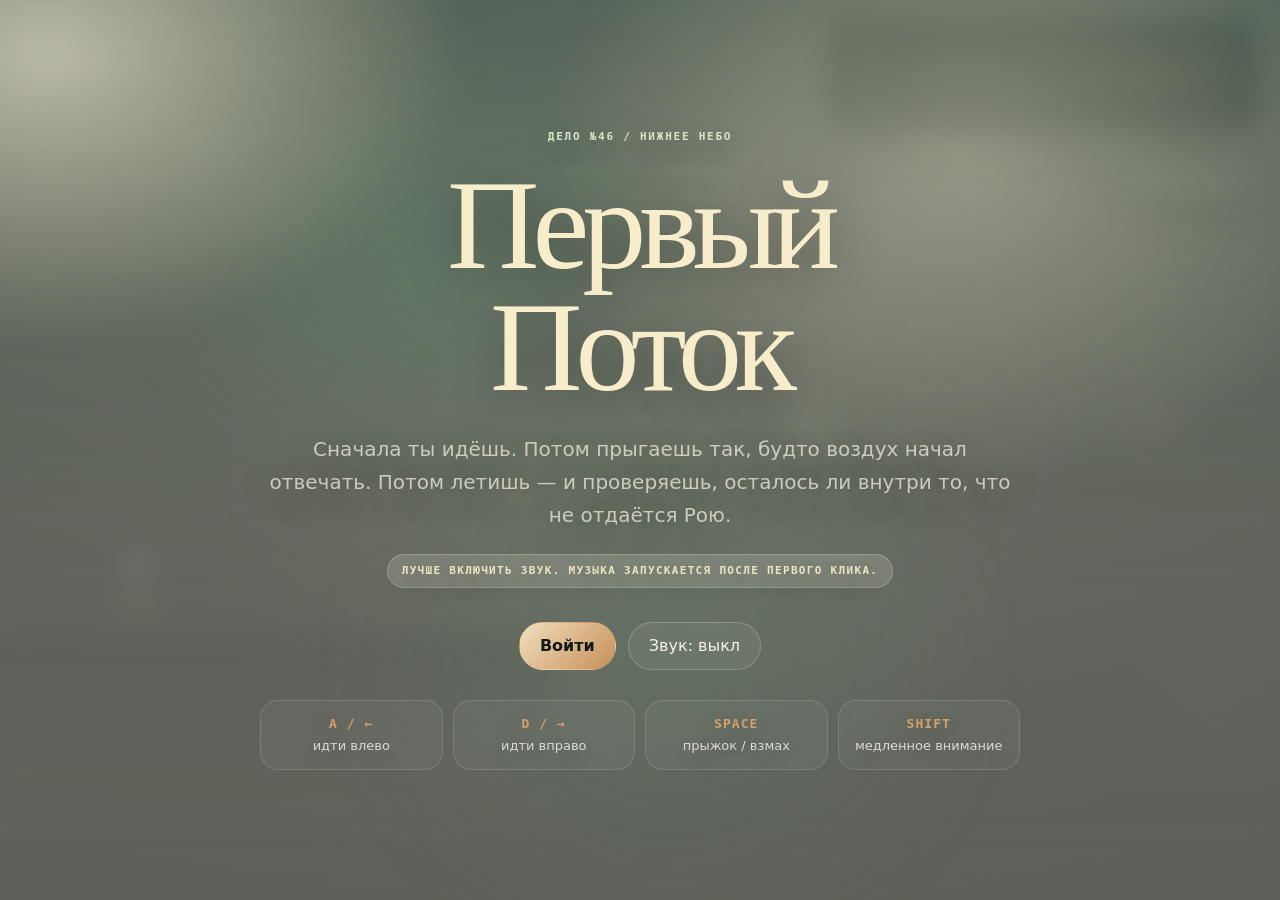
<file: perviy-potok/html5/index.html>
<!DOCTYPE html>
<html lang="ru">
<head>
<meta charset="UTF-8">
<meta name="viewport" content="width=device-width, initial-scale=1.0">
<title>Игра</title>
</head>
<body>
<style>
  #nl-root, #nl-root * { box-sizing:border-box; }
  #nl-root {
    --ink:#f4efe6;
    --muted:rgba(244,239,230,.70);
    --paper:#efe3bd;
    --paperInk:#554934;
    --copper:#d2a16c;
    --blue:#bfe8f2;
    --danger:#c85a4c;
    --dark:#050607;
    position:fixed;
    inset:0;
    z-index:999999;
    overflow:hidden;
    background:#050607;
    color:var(--ink);
    font-family:Inter,system-ui,-apple-system,BlinkMacSystemFont,"Segoe UI",sans-serif;
    touch-action:none;
    transition:background .28s ease,color .28s ease;
  }
  #nl-game { position:absolute; inset:0; width:100%; height:100%; display:block; }
  #nl-root:before {
    content:"";
    position:absolute;
    inset:0;
    z-index:1;
    pointer-events:none;
    opacity:.08;
    background-image:url("data:image/svg+xml,%3Csvg viewBox='0 0 220 220' xmlns='http://www.w3.org/2000/svg'%3E%3Cfilter id='n'%3E%3CfeTurbulence type='fractalNoise' baseFrequency='.75' numOctaves='3' stitchTiles='stitch'/%3E%3C/filter%3E%3Crect width='100%25' height='100%25' filter='url(%23n)'/%3E%3C/svg%3E");
  }
  .nl-hud {
    position:absolute;
    z-index:8;
    left:22px;
    right:22px;
    top:18px;
    display:flex;
    justify-content:space-between;
    align-items:flex-start;
    gap:18px;
    pointer-events:none;
  }
  .nl-brand { max-width:min(620px,58vw); text-shadow:0 12px 44px rgba(0,0,0,.46); }
  .nl-kicker {
    font:700 11px/1.2 ui-monospace,SFMono-Regular,Menlo,Consolas,monospace;
    letter-spacing:.16em;
    text-transform:uppercase;
    color:var(--blue);
    opacity:.9;
    margin-bottom:7px;
  }
  .nl-title {
    font-family:Georgia,"Times New Roman",serif;
    font-size:clamp(34px,4.6vw,72px);
    line-height:.92;
    letter-spacing:-.06em;
    margin:0;
    font-weight:400;
  }
  .nl-stats {
    width:min(430px,42vw);
    display:grid;
    gap:8px;
    padding:14px;
    border:1px solid rgba(244,239,230,.16);
    border-radius:22px;
    background:rgba(5,7,9,.52);
    backdrop-filter:blur(16px);
    box-shadow:0 18px 60px rgba(0,0,0,.25);
  }
  .nl-stat {
    display:grid;
    grid-template-columns:82px 1fr 48px;
    gap:10px;
    align-items:center;
    font:700 10px/1 ui-monospace,SFMono-Regular,Menlo,Consolas,monospace;
    letter-spacing:.1em;
    text-transform:uppercase;
    color:rgba(244,239,230,.72);
  }
  .nl-bar { height:5px; border-radius:99px; background:rgba(255,255,255,.1); overflow:hidden; }
  .nl-bar i {
    display:block;
    height:100%;
    width:0%;
    border-radius:99px;
    background:linear-gradient(90deg,#7299a8,#bfe8f2);
    box-shadow:0 0 22px rgba(191,232,242,.34);
  }
  .nl-bar.center i { background:linear-gradient(90deg,#a76f40,#d2a16c); }
  .nl-bar.swarm i { background:linear-gradient(90deg,#d2a16c,#c85a4c); }
  .nl-bar.archive i { background:linear-gradient(90deg,#8b7f58,#f2dfbd); }
  .nl-msg {
    position:absolute;
    z-index:10;
    left:50%;
    top:128px;
    transform:translateX(-50%);
    width:min(680px,calc(100vw - 34px));
    padding:14px 18px;
    border:1px solid rgba(244,239,230,.16);
    border-radius:22px;
    background:rgba(5,7,9,.68);
    backdrop-filter:blur(18px);
    box-shadow:0 18px 70px rgba(0,0,0,.32);
    text-align:left;
    color:rgba(244,239,230,.92);
    font-size:14px;
    line-height:1.45;
    opacity:0;
    transition:.35s;
    pointer-events:none;
  }
  .nl-msg.show { opacity:1; transform:translateX(-50%) translateY(4px); }
  .nl-msg b { color:var(--blue); }
  .nl-sound-fixed {
    position:absolute;
    z-index:12;
    right:22px;
    top:154px;
    min-height:40px;
    padding:9px 15px;
    border-radius:99px;
    pointer-events:auto;
    font-size:13px;
    background:rgba(5,7,9,.58);
    color:var(--ink);
    border:1px solid rgba(244,239,230,.18);
    backdrop-filter:blur(14px);
    box-shadow:0 12px 34px rgba(0,0,0,.24);
    cursor:pointer;
  }
  .nl-buffs {
    position:absolute;
    z-index:9;
    left:22px;
    top:300px;
    display:flex;
    flex-wrap:wrap;
    gap:8px;
    max-width:460px;
    pointer-events:none;
  }
  .nl-buff {
    display:none;
    align-items:center;
    gap:10px;
    padding:8px 12px;
    border-radius:14px;
    border:1px solid rgba(244,239,230,.16);
    background:rgba(5,7,9,.48);
    backdrop-filter:blur(14px);
    color:rgba(244,239,230,.86);
    font:700 11px/1.1 ui-monospace,SFMono-Regular,Menlo,Consolas,monospace;
    letter-spacing:.08em;
    text-transform:uppercase;
    box-shadow:0 12px 36px rgba(0,0,0,.22);
  }
  .nl-buff.show { display:flex; }
  .nl-buff i {
    width:22px;
    height:22px;
    display:grid;
    place-items:center;
    flex:0 0 22px;
    font-style:normal;
    font-size:9px;
    font-weight:800;
    color:#11171b;
    background:linear-gradient(135deg,#f2dfbd,#c68f58);
    clip-path:polygon(50% 0%,100% 26%,82% 100%,18% 100%,0% 26%);
  }
  .nl-touch {
    position:absolute;
    z-index:12;
    left:0;
    right:0;
    bottom:18px;
    display:none;
    justify-content:space-between;
    padding:0 18px;
    pointer-events:none;
  }
  .nl-touch-group { display:flex; gap:12px; pointer-events:auto; }
  .nl-touch-btn {
    width:58px;
    height:58px;
    border-radius:50%;
    border:1px solid rgba(244,239,230,.18);
    background:rgba(5,7,9,.48);
    backdrop-filter:blur(14px);
    display:grid;
    place-items:center;
    color:rgba(244,239,230,.85);
    font:700 18px/1 ui-monospace,SFMono-Regular,Menlo,Consolas,monospace;
    user-select:none;
  }
  .nl-touch-btn.big { width:74px; height:74px; color:var(--copper); }
  .nl-overlay {
    position:absolute;
    inset:0;
    z-index:20;
    display:grid;
    place-items:center;
    padding:20px;
    background:radial-gradient(circle at 50% 30%,rgba(191,232,242,.13),transparent 35vw),rgba(2,3,3,.86);
    backdrop-filter:blur(12px);
    transition:.35s;
  }
  .nl-overlay.hidden { opacity:0; visibility:hidden; pointer-events:none; }
  .nl-start {
    background:
      linear-gradient(rgba(5,6,7,.28),rgba(5,6,7,.48)),
      radial-gradient(circle at 50% 46%,rgba(242,234,208,.15),transparent 34vw),
      linear-gradient(180deg,rgba(84,111,93,.76),rgba(178,181,152,.28));
  }
  .nl-start:before {
    content:"";
    position:absolute;
    inset:-8%;
    background:
      radial-gradient(ellipse at 10% 12%,rgba(242,234,208,.72),transparent 22%),
      radial-gradient(ellipse at 36% 32%,rgba(91,124,102,.52),transparent 24%),
      radial-gradient(ellipse at 72% 22%,rgba(242,234,208,.42),transparent 28%),
      radial-gradient(ellipse at 52% 70%,rgba(91,124,102,.38),transparent 32%);
    filter:blur(16px);
    opacity:.9;
    pointer-events:none;
  }
  .nl-card {
    position:relative;
    z-index:1;
    width:min(940px,100%);
    max-height:calc(100vh - 40px);
    overflow:auto;
    border:1px solid rgba(244,239,230,.16);
    border-radius:34px;
    background:radial-gradient(circle at 78% 16%,rgba(210,161,108,.12),transparent 28%),rgba(7,10,12,.84);
    box-shadow:0 24px 90px rgba(0,0,0,.46);
    padding:clamp(24px,5vw,58px);
    text-align:center;
  }
  .nl-start-card { background:transparent; border:none; box-shadow:none; overflow:visible; color:#f7edcb; text-shadow:0 10px 46px rgba(0,0,0,.34); }
  .nl-small {
    font:700 11px/1.2 ui-monospace,SFMono-Regular,Menlo,Consolas,monospace;
    letter-spacing:.16em;
    text-transform:uppercase;
    color:var(--blue);
    margin-bottom:20px;
  }
  .nl-card h1,.nl-card h2 {
    font-family:Georgia,"Times New Roman",serif;
    font-weight:400;
    line-height:.96;
    letter-spacing:-.055em;
    margin:0 auto;
    max-width:820px;
  }
  .nl-card h1 { font-size:clamp(58px,10vw,132px); }
  .nl-card h2 { font-size:clamp(42px,7vw,82px); }
  .nl-card p {
    color:var(--muted);
    font-size:clamp(16px,2vw,20px);
    line-height:1.65;
    max-width:760px;
    margin:24px auto 0;
  }
  .nl-note {
    display:inline-block;
    margin-top:22px;
    padding:9px 14px;
    border-radius:99px;
    background:rgba(244,239,230,.16);
    border:1px solid rgba(244,239,230,.22);
    color:rgba(247,237,203,.92);
    font:700 11px/1.2 ui-monospace,SFMono-Regular,Menlo,Consolas,monospace;
    letter-spacing:.12em;
    text-transform:uppercase;
  }
  .nl-controls { display:grid; grid-template-columns:repeat(4,1fr); gap:10px; margin:30px auto 0; max-width:760px; }
  .nl-pill { border:1px solid rgba(244,239,230,.14); border-radius:18px; padding:14px 12px; background:rgba(255,255,255,.04); color:rgba(244,239,230,.84); font-size:13px; line-height:1.35; }
  .nl-pill b { color:var(--copper); display:block; margin-bottom:5px; font-family:ui-monospace,SFMono-Regular,Menlo,Consolas,monospace; letter-spacing:.08em; text-transform:uppercase; }
  .nl-buttons { display:flex; flex-wrap:wrap; justify-content:center; gap:12px; margin-top:34px; }
  #nl-root button {
    appearance:none;
    border:1px solid rgba(244,239,230,.22);
    border-radius:99px;
    color:var(--ink);
    background:rgba(255,255,255,.06);
    padding:13px 20px;
    min-height:48px;
    cursor:pointer;
    font:inherit;
    transition:.18s;
    display:inline-flex;
    align-items:center;
    justify-content:center;
  }
  #nl-root button:hover { transform:translateY(-2px); background:rgba(255,255,255,.1); border-color:rgba(191,232,242,.46); box-shadow:0 18px 50px rgba(191,232,242,.12); }
  #nl-root .primary { color:#11171b; background:linear-gradient(135deg,#f2dfbd,#c68f58); border-color:transparent; font-weight:800; }
  .nl-paper {
    color:var(--paperInk);
    background:
      radial-gradient(circle at 78% 16%,rgba(210,161,108,.12),transparent 28%),
      linear-gradient(180deg,rgba(249,242,217,.98),rgba(230,216,176,.94));
    border:2px solid rgba(174,147,98,.72);
    overflow:auto;
    padding-bottom:44px;
  }
  .nl-paper:before {
    content:"";
    position:absolute;
    inset:-18px;
    z-index:-1;
    background:rgba(238,226,187,.82);
    clip-path:polygon(2% 8%,8% 4%,18% 5%,28% 2%,39% 5%,48% 3%,61% 4%,72% 2%,84% 5%,96% 4%,98% 12%,96% 22%,98% 33%,96% 44%,99% 56%,96% 66%,98% 79%,94% 94%,82% 96%,70% 94%,59% 97%,47% 95%,36% 97%,24% 94%,12% 96%,3% 91%,5% 78%,3% 66%,4% 55%,2% 44%,4% 32%,2% 20%);
    filter:drop-shadow(0 18px 28px rgba(0,0,0,.16));
  }
  .nl-paper .nl-small { color:#7f6a3f; }
  .nl-paper h2 { color:#5a4f3d; }
  .nl-paper p { color:rgba(71,63,49,.82); }
  .nl-result-grid,.nl-archive-grid { display:grid; grid-template-columns:repeat(auto-fit,minmax(220px,1fr)); gap:14px; margin-top:28px; text-align:left; }
  .nl-result-item,.nl-archive-item { border:1px solid rgba(85,73,52,.18); background:rgba(255,255,255,.22); border-radius:20px; padding:18px; }
  .nl-result-item h3,.nl-archive-item h3 { margin:0 0 8px; color:#5a4f3d; font-family:Georgia,"Times New Roman",serif; font-size:28px; line-height:1; letter-spacing:-.035em; }
  .nl-result-item p,.nl-archive-item p { margin:0; font-size:15px; line-height:1.48; color:rgba(71,63,49,.82); }
  @media (max-width:780px) {
    .nl-hud { left:12px; right:12px; top:12px; }
    .nl-brand .nl-title { font-size:34px; }
    .nl-brand .nl-kicker { font-size:9px; }
    .nl-stats { width:46vw; padding:10px; gap:6px; }
    .nl-stat { grid-template-columns:58px 1fr 34px; font-size:8px; gap:6px; }
    .nl-msg { top:118px; left:12px; right:12px; width:auto; transform:none; font-size:13px; padding:12px 14px; }
    .nl-msg.show { transform:translateY(4px); }
    .nl-sound-fixed { top:104px; right:12px; font-size:12px; padding:8px 12px; }
    .nl-buffs { left:12px; right:12px; top:250px; max-width:none; }
    .nl-touch { display:flex; }
    .nl-controls { grid-template-columns:1fr; }
    .nl-card { padding:24px 18px; }
    .nl-card h1 { font-size:54px; }
    .nl-card h2 { font-size:42px; }
  }
</style>
<div id="nl-root">
  <canvas id="nl-game"></canvas>
  <div class="nl-hud" aria-hidden="true">
    <div class="nl-brand">
      <div class="nl-kicker" id="nl-level-kicker">I / Земные</div>
      <h1 class="nl-title" id="nl-level-title">Земля / Предел</h1>
    </div>
    <div class="nl-stats">
      <div class="nl-stat"><span>Орбы</span><div class="nl-bar"><i id="nl-orbs-bar"></i></div><span id="nl-orbs-txt">0/3</span></div>
      <div class="nl-stat"><span>Ключ</span><div class="nl-bar"><i id="nl-key-bar"></i></div><span id="nl-key-txt">нет</span></div>
      <div class="nl-stat"><span>Центр</span><div class="nl-bar center"><i id="nl-center-bar"></i></div><span id="nl-center-txt">100</span></div>
      <div class="nl-stat"><span>Рой</span><div class="nl-bar swarm"><i id="nl-swarm-bar"></i></div><span id="nl-swarm-txt">0</span></div>
      <div class="nl-stat"><span>Архив</span><div class="nl-bar archive"><i id="nl-archive-bar"></i></div><span id="nl-archive-txt">0/10</span></div>
    </div>
  </div>
  <button type="button" id="nl-sound-fixed" class="nl-sound-fixed">Звук: выкл</button>
  <div class="nl-buffs" id="nl-buffs">
    <div class="nl-buff" id="buff-fox"><i>Л</i>Лиса / скрытый ход</div>
    <div class="nl-buff" id="buff-raven"><i>В</i>Ворон / зрение</div>
    <div class="nl-buff" id="buff-bear"><i>М</i>Медведь / щит</div>
    <div class="nl-buff" id="buff-wolf"><i>ВЛ</i>Волк / рой читаем</div>
    <div class="nl-buff" id="buff-cat"><i>К</i>Кот / второй прыжок</div>
  </div>
  <div class="nl-msg" id="nl-msg"></div>
  <div class="nl-touch" aria-hidden="true">
    <div class="nl-touch-group">
      <div class="nl-touch-btn" data-touch="left">←</div>
      <div class="nl-touch-btn" data-touch="right">→</div>
    </div>
    <div class="nl-touch-group">
      <div class="nl-touch-btn big" data-touch="jump">⤴</div>
      <div class="nl-touch-btn big" data-touch="slow">◉</div>
    </div>
  </div>
  <div class="nl-overlay nl-start" id="nl-start-overlay">
    <div class="nl-card nl-start-card">
      <div class="nl-small">Дело №46 / Нижнее Небо</div>
      <h1>Первый<br>Поток</h1>
      <p>Сначала ты идёшь. Потом прыгаешь так, будто воздух начал отвечать. Потом летишь — и проверяешь, осталось ли внутри то, что не отдаётся Рою.</p>
      <div class="nl-note">Лучше включить звук. Музыка запускается после первого клика.</div>
      <div class="nl-buttons">
        <button type="button" class="primary" id="nl-start-btn">Войти</button>
        <button type="button" id="nl-sound-btn">Звук: выкл</button>
      </div>
      <div class="nl-controls">
        <div class="nl-pill"><b>A / ←</b>идти влево</div>
        <div class="nl-pill"><b>D / →</b>идти вправо</div>
        <div class="nl-pill"><b>Space</b>прыжок / взмах</div>
        <div class="nl-pill"><b>Shift</b>медленное внимание</div>
      </div>
    </div>
  </div>
  <div class="nl-overlay hidden" id="nl-scene-overlay">
    <div class="nl-card nl-paper">
      <div class="nl-small" id="nl-scene-kicker">Глава I</div>
      <h2 id="nl-scene-title">Земля / Предел</h2>
      <p id="nl-scene-text">Собери орбы, ключ и записи. Земля даёт старт, но портал открывается только через маршрут.</p>
      <div class="nl-buttons">
        <button type="button" class="primary" id="nl-scene-continue">Войти</button>
      </div>
    </div>
  </div>
  <div class="nl-overlay hidden" id="nl-end-overlay">
    <div class="nl-card nl-paper">
      <div class="nl-small">Архив открыл дело</div>
      <h2 id="nl-end-rank">Ты прошла как Летящая</h2>
      <p id="nl-end-text">Лествица не выдаёт финал. Она выдаёт свидетельство.</p>
      <div class="nl-result-grid">
        <div class="nl-result-item"><h3 id="nl-result-archetype">Лиса</h3><p>Главный архетип прохождения.</p></div>
        <div class="nl-result-item"><h3 id="nl-result-records">0/10</h3><p>Открыто записей архива.</p></div>
        <div class="nl-result-item"><h3 id="nl-result-center">100%</h3><p>Центр сохранён.</p></div>
        <div class="nl-result-item"><h3 id="nl-result-orbs">0</h3><p>Собрано орбов за путь.</p></div>
      </div>
      <div class="nl-buttons">
        <button type="button" class="primary" id="nl-restart-btn">Пройти заново</button>
        <button type="button" id="nl-archive-btn">Открыть Хронику</button>
      </div>
    </div>
  </div>
  <div class="nl-overlay hidden" id="nl-archive-overlay">
    <div class="nl-card nl-paper">
      <div class="nl-small">Открытый архив Лествицы</div>
      <h2>Хроника Первого Потока</h2>
      <p>Здесь не справочник, а найденные следы. Чем больше записей ты собрала, тем плотнее мир отвечает.</p>
      <div class="nl-archive-grid">
        <div class="nl-archive-item"><h3>Земля</h3><p>Небо перестало быть фоном. Сначала люди привыкли к гулу, потом услышали в нём ответ.</p></div>
        <div class="nl-archive-item"><h3>Поток</h3><p>Система перестаёт быть инструментом и становится продолжением восприятия.</p></div>
        <div class="nl-archive-item"><h3>Держатели</h3><p>Они возвращают всё к старому порядку: земле, лицензии и запрету.</p></div>
        <div class="nl-archive-item"><h3>Чёрный Рой</h3><p>Идеальная связность без центра. Вместе — но никто собой.</p></div>
        <div class="nl-archive-item"><h3>Лиса</h3><p>Лиса не ломает стену. Она ищет место, где стена ещё не успела стать законом.</p></div>
        <div class="nl-archive-item"><h3>Ворон</h3><p>Ворон видит не картинку, а вектор. Иногда этого достаточно, чтобы выжить.</p></div>
        <div class="nl-archive-item"><h3>Медведь</h3><p>Медведь держит пространство. Без него подъём превращается в красивое падение.</p></div>
        <div class="nl-archive-item"><h3>Волк</h3><p>Волк слышит сеть. Его опасность — стать сетью целиком.</p></div>
        <div class="nl-archive-item"><h3>Кот</h3><p>Кот появляется там, где маршрут уже закончился, но возможность почему-то осталась.</p></div>
        <div class="nl-archive-item"><h3>Горизонт</h3><p>Что находится за 46-й ступенью — архив не знает. Это не пробел. Это граница.</p></div>
      </div>
      <div class="nl-buttons">
        <button type="button" class="primary" id="nl-close-archive">Вернуться</button>
        <button type="button" id="nl-restart-archive">Пройти заново</button>
      </div>
    </div>
  </div>
</div>
<script>
(function(){
  const AUDIO = {
    menu:'https://www.dropbox.com/scl/fi/jkd6jd3spa2wyrunf01za/6a546e077d5aa4e9194431e1ff68a428_1a9e5964-3965-4f37-95b3-f8d59c982730.mp3?rlkey=zylqh4k0kn838zaoy24h924po&st=vz4bujw0&raw=1',
    earth:'https://www.dropbox.com/scl/fi/sbrv8w0ms8mk6qe70h6vx/7b72dca0a19e354c93193214f3d8fcb5_9f4dd348-9b7e-4774-9d5b-093b1904b32e.mp3?rlkey=vc7fxmlcnr24a5rs14h0e5xcp&st=hl4gjo22&raw=1',
    flow:'https://www.dropbox.com/scl/fi/p2gndr3cyco3ix6dfagq5/967ad4ad0fd91f95722c74bf8c62b477_d6805cbd-327f-44a8-8be4-7367b90e8835.mp3?rlkey=7hxnitq12ljm022kgs1gc242a&st=ijyobd68&raw=1',
    swarm:'https://www.dropbox.com/scl/fi/zdutum5a2hd4df6rl4s3a/f39bd6d4dab8874f6c8e66e7fbcd4e63_42c6f3b0-b075-497f-b241-d09541828bc3.mp3?rlkey=1qf9grl2rgzfywdzmezuba2og&st=f30apslv&raw=1',
    horizon:'https://www.dropbox.com/scl/fi/awrohscf81rfanmh5dvvp/b7118ce081b1d20ff0717f27e140003b_8267b5ba-517a-4e4b-acc6-ce351ed8c4c1.mp3?rlkey=b7g12rpfurgj6ocbmevg6tq7l&st=y3lmrj74&raw=1'
  };
  const $ = id => document.getElementById(id);
  const root = $('nl-root');
  const canvas = $('nl-game');
  const ctx = canvas.getContext('2d');
  const THEMES = [
    {
      ink:'#f7f1e7',
      muted:'rgba(247,241,231,.72)',
      paper:'#efe3bd',
      paperInk:'#554934',
      copper:'#d4a06a',
      blue:'#d7e3c9',
      danger:'#b85f45',
      dark:'#0b0908'
    },
    {
      ink:'#eaf7fb',
      muted:'rgba(234,247,251,.72)',
      paper:'#e2f3f7',
      paperInk:'#35515d',
      copper:'#86c9da',
      blue:'#bfe8f2',
      danger:'#d76d7d',
      dark:'#071118'
    },
    {
      ink:'#f1efe9',
      muted:'rgba(241,239,233,.70)',
      paper:'#efe3bd',
      paperInk:'#554934',
      copper:'#d88f63',
      blue:'#bfe8f2',
      danger:'#ff5f55',
      dark:'#020203'
    }
  ];
  const startOverlay = $('nl-start-overlay');
  const sceneOverlay = $('nl-scene-overlay');
  const endOverlay = $('nl-end-overlay');
  const archiveOverlay = $('nl-archive-overlay');
  const msgEl = $('nl-msg');
  const levelKicker = $('nl-level-kicker');
  const levelTitle = $('nl-level-title');
  const soundBtn = $('nl-sound-btn');
  const soundFixed = $('nl-sound-fixed');
  const bars = { orbs:$('nl-orbs-bar'), key:$('nl-key-bar'), center:$('nl-center-bar'), swarm:$('nl-swarm-bar'), archive:$('nl-archive-bar') };
  const txt = { orbs:$('nl-orbs-txt'), key:$('nl-key-txt'), center:$('nl-center-txt'), swarm:$('nl-swarm-txt'), archive:$('nl-archive-txt') };
  const WORLD_W = 4300;
  const WORLD_H = 900;
  const FLIGHT_TOP = 90;
  const FLIGHT_BOTTOM = 705;
  const GRAVITY = 1450;
  const MOVE = 1420;
  const AIR_MOVE = 1180;
  const MAX_RUN = 620;
  const FRICTION = .89;
  const JUMP_WALK = 770;
  const JUMP_FLOW = 835;
  const JUMP_BUF = .16;
  const COYOTE = .14;
  let W=0,H=0,DPR=1,last=performance.now();
  let running=false, paused=false, msgTimer=null;
  let audioCtx=null, master=null, hum=null, pulse=null, activeMusic=null;
  const tracks = {};
  const keys = { left:false, right:false, jump:false, slow:false };
  const levels = [
    { mode:'walk', kicker:'I / Земные', title:'Земля / Предел', intro:'Первый уровень — ногами и простыми прыжками. Земля даёт только старт: портал стоит выше и открывается после орбов и ключа.', button:'Войти в Предел', music:'earth', need:3, start:{x:120,y:676} },
    { mode:'jump', kicker:'II / Летящие', title:'Первый Поток', intro:'Второй уровень — прыжки, обходы и усиления. Платформы стоят ближе, красные разрывы видны заранее, Кот даёт второй прыжок.', button:'Войти в Поток', music:'flow', need:4, start:{x:120,y:696} },
    { mode:'flight', kicker:'III / Восходящие', title:'Чёрный Рой', intro:'Третий уровень — простой полёт. Нажимай Space короткими взмахами: выше — безопаснее, красные кольца Роя наносят урон только внутри себя.', button:'Войти в Рой', music:'swarm', need:4, start:{x:140,y:420} }
  ];
  const state = {
    level:0, mode:'walk', time:0, sound:false, orbs:0, totalOrbs:0, key:false,
    center:100, swarm:0, archive:0, transition:0, flash:0, shake:0, ended:false,
    revealTimer:0, bearShieldTimer:0, wolfCalmTimer:0, catTrailTimer:0,
    buffs:{ fox:false, raven:false, bear:false, wolf:false, cat:false },
    score:{ fox:0, raven:0, bear:0, wolf:0, cat:0 }
  };
  const player = { x:120, y:676, w:34, h:72, vx:0, vy:0, facing:1, grounded:false, coyote:0, jumpBuffer:0, jumpLocked:false, catJumps:0, invuln:0, glow:0 };
  const cam = { x:0, y:0 };
  let checkpoint = { x:120, y:676 };
  let platforms=[], hazards=[], orbs=[], records=[], animals=[], portals=[], swarmNodes=[], stars=[], wind=[], effects=[], trails=[], secretOpened=false;
  function clamp(n,a,b){ return Math.max(a,Math.min(b,n)); }
  function lerp(a,b,t){ return a+(b-a)*t; }
  function rand(a,b){ return a+Math.random()*(b-a); }
  function rects(a,b){ return a.x<b.x+b.w && a.x+a.w>b.x && a.y<b.y+b.h && a.y+a.h>b.y; }
  function dist(ax,ay,bx,by){ return Math.hypot(ax-bx,ay-by); }
  function applyTheme(levelIndex){
    const t = THEMES[levelIndex] || THEMES[0];
    root.style.setProperty('--ink', t.ink);
    root.style.setProperty('--muted', t.muted);
    root.style.setProperty('--paper', t.paper);
    root.style.setProperty('--paperInk', t.paperInk);
    root.style.setProperty('--copper', t.copper);
    root.style.setProperty('--blue', t.blue);
    root.style.setProperty('--danger', t.danger);
    root.style.setProperty('--dark', t.dark);
  }
  function resize(){
    DPR = Math.min(window.devicePixelRatio || 1, 2);
    W = innerWidth;
    H = innerHeight;
    canvas.width = Math.floor(W*DPR);
    canvas.height = Math.floor(H*DPR);
    canvas.style.width = W+'px';
    canvas.style.height = H+'px';
    ctx.setTransform(DPR,0,0,DPR,0,0);
  }
  addEventListener('resize',resize);
  resize();
  function makeTracks(){
    Object.keys(AUDIO).forEach(k=>{
      if(tracks[k]) return;
      const a = new Audio();
      a.src = AUDIO[k];
      a.loop = true;
      a.preload = 'auto';
      tracks[k] = a;
    });
  }
  function makeTone(){
    if(audioCtx) return;
    const AC = window.AudioContext || window.webkitAudioContext;
    if(!AC) return;
    audioCtx = new AC();
    master = audioCtx.createGain();
    master.gain.value = .0001;
    master.connect(audioCtx.destination);
    hum = audioCtx.createOscillator();
    const hg = audioCtx.createGain();
    hum.type = 'sine';
    hum.frequency.value = 54;
    hg.gain.value = .055;
    hum.connect(hg).connect(master);
    hum.start();
    pulse = audioCtx.createOscillator();
    const pg = audioCtx.createGain();
    pulse.type = 'triangle';
    pulse.frequency.value = 120;
    pg.gain.value = .012;
    pulse.connect(pg).connect(master);
    pulse.start();
  }
  function musicName(){ return running ? (levels[state.level]?.music || 'menu') : 'menu'; }
  function playMusic(){
    if(!state.sound) return;
    makeTracks();
    const name = musicName();
    const next = tracks[name];
    if(activeMusic === next) return;
    Object.values(tracks).forEach(t=>{ t.pause(); t.currentTime = 0; });
    activeMusic = next;
    if(next){
      next.volume = name === 'swarm' ? .42 : .36;
      next.play().catch(()=>showMsg('Браузер не запустил музыку. Нажми <b>«Звук: вкл»</b> ещё раз.',2600));
    }
  }
  function setSound(on){
    state.sound = !!on;
    const label = 'Звук: ' + (state.sound ? 'вкл' : 'выкл');
    soundBtn.textContent = label;
    soundFixed.textContent = label;
    makeTone();
    if(audioCtx && audioCtx.state === 'suspended') audioCtx.resume();
    if(master) master.gain.setTargetAtTime(state.sound ? .22 : .0001, audioCtx.currentTime, .08);
    if(state.sound) playMusic();
    else { Object.values(tracks).forEach(t=>t.pause()); activeMusic = null; }
  }
  function blip(f=440,d=.08,g=.05){
    if(!state.sound || !audioCtx || !master) return;
    const o = audioCtx.createOscillator();
    const gn = audioCtx.createGain();
    o.type = 'sine';
    o.frequency.value = f;
    gn.gain.value = .0001;
    o.connect(gn).connect(master);
    o.start();
    gn.gain.setTargetAtTime(g,audioCtx.currentTime,.01);
    gn.gain.setTargetAtTime(.0001,audioCtx.currentTime+d,.03);
    o.stop(audioCtx.currentTime+d+.12);
  }
  function showMsg(html,d=3000){
    clearTimeout(msgTimer);
    msgEl.innerHTML = html;
    msgEl.classList.add('show');
    msgTimer = setTimeout(()=>msgEl.classList.remove('show'),d);
  }
  function updateHud(){
    const need = levels[state.level]?.need || 1;
    txt.orbs.textContent = state.orbs + '/' + need;
    bars.orbs.style.width = clamp(state.orbs/need*100,0,100)+'%';
    txt.key.textContent = state.key ? 'да' : 'нет';
    bars.key.style.width = state.key ? '100%' : '0%';
    txt.center.textContent = Math.round(state.center);
    bars.center.style.width = clamp(state.center,0,100)+'%';
    txt.swarm.textContent = Math.round(state.swarm);
    bars.swarm.style.width = clamp(state.swarm,0,100)+'%';
    txt.archive.textContent = state.archive + '/10';
    bars.archive.style.width = clamp(state.archive/10*100,0,100)+'%';
    ['fox','raven','bear','wolf','cat'].forEach(k=>{
      const el = $('buff-'+k);
      if(el) el.classList.toggle('show',!!state.buffs[k]);
    });
  }
  function sceneIntro(lvl,cb){
    const l = levels[lvl];
    running = false;
    paused = false;
    $('nl-scene-kicker').textContent = l.kicker;
    $('nl-scene-title').textContent = l.title;
    $('nl-scene-text').textContent = l.intro;
    $('nl-scene-continue').textContent = l.button;
    sceneOverlay.classList.remove('hidden');
    $('nl-scene-continue').onclick = ()=>{
      sceneOverlay.classList.add('hidden');
      cb && cb();
      running = true;
      last = performance.now();
      playMusic();
    };
  }
  function addPlatform(x,y,w,h,type='earth',secret=false){ platforms.push({x,y,w,h,type,secret,open:!secret}); }
  function addHazard(x,y,w,h,type='break',range=0,axis='x',damage=16){ hazards.push({x,y,w,h,type,baseX:x,baseY:y,range,axis,damage,p:rand(0,99)}); }
  function addOrb(x,y){ orbs.push({x,y,w:32,h:32,taken:false,p:rand(0,7)}); }
  function addKey(x,y){ records.push({x,y,w:42,h:42,type:'key',taken:false,p:rand(0,7),title:'Ключ',text:'Переход услышал тебя.'}); }
  function addRecord(x,y,title,text,animalKind){ records.push({x,y,w:42,h:42,type:'record',taken:false,p:rand(0,7),title,text,animalKind}); }
  function addAnimal(x,y,kind,label,text){ animals.push({x,y,w:82,h:82,kind,label,text,taken:false,p:rand(0,7)}); }
  function addPortal(x,y,w,h,to){ portals.push({x,y,w,h,to,p:0,cool:0}); }
  function addSwarm(x,y,r,danger=1){ swarmNodes.push({x,y,r,danger,p:rand(0,99),orbit:rand(10,30),speed:rand(.55,1.1)}); }
  function clearWorld(){
    platforms=[]; hazards=[]; orbs=[]; records=[]; animals=[]; portals=[]; swarmNodes=[]; effects=[]; trails=[]; secretOpened=false;
    stars=[]; wind=[];
    for(let i=0;i<130;i++) stars.push({x:rand(0,WORLD_W),y:rand(40,620),r:rand(.4,1.7),a:rand(.08,.42),s:rand(.08,.28)});
    for(let i=0;i<70;i++) wind.push({x:rand(0,WORLD_W),y:rand(70,780),l:rand(40,160),s:rand(18,70)});
  }
  function buildLevel(lvl){
    clearWorld();
    const l = levels[lvl];
    state.level = lvl;
    state.mode = l.mode;
    state.orbs = 0;
    state.key = false;
    state.swarm = 0;
    levelKicker.textContent = l.kicker;
    levelTitle.textContent = l.title;
    applyTheme(lvl);
    player.x = l.start.x;
    player.y = l.start.y;
    player.vx = 0;
    player.vy = 0;
    player.grounded = false;
    player.catJumps = state.buffs.cat ? 1 : 0;
    player.invuln = 1.3;
    checkpoint = { x:l.start.x, y:l.start.y };
    if(lvl===0) buildWalk();
    if(lvl===1) buildJump();
    if(lvl===2) buildFlight();
    cam.x = clamp(player.x - W*.32,0,Math.max(0,WORLD_W-W));
    cam.y = clamp(player.y - H*.56,-120,Math.max(-120,WORLD_H-H+120));
    state.transition = 1;
    playMusic();
    updateHud();
  }
  function buildWalk(){
    addPlatform(-200,750,760,200,'ground');
    addPlatform(420,660,260,28,'earth');
    addPlatform(740,625,260,28,'earth');
    addPlatform(1060,590,280,28,'earth');
    addPlatform(1400,555,280,28,'earth');
    addPlatform(1750,520,300,28,'earth');
    addPlatform(2110,490,300,28,'earth');
    addPlatform(2470,460,310,28,'earth');
    addPlatform(2840,430,320,28,'earth');
    addPlatform(3210,400,320,28,'earth');
    addPlatform(3560,380,260,28,'earth');
    addPlatform(3880,360,120,28,'earth');
    addPlatform(1670,480,250,22,'secret',true);
    addPlatform(1970,450,250,22,'secret',true);
    addPlatform(2270,420,250,22,'secret',true);
    addOrb(500,600);
    addOrb(1140,530);
    addOrb(1775,430);
    addOrb(2890,370);
    addOrb(3620,320);
    addKey(3910,300);
    addRecord(790,525,'Первый слух','Земля ещё держит тебя, но небо уже перестало быть фоном.');
    addRecord(1500,455,'Держатели','Они называют безопасность неподвижностью.');
    addRecord(2310,350,'Лисий обход','Короткий путь возникает только после выбора обхода.','fox');
    addRecord(3260,340,'Медведь-Предел','Опора — тоже часть восхождения.','bear');
    addAnimal(1110,508,'bear','Медведь','Щит Медведя: Центр получает меньше урона.');
    addAnimal(1490,473,'fox','Лиса','Лиса открывает верхний обход: скрытые платформы появляются впереди и помогают срезать маршрут.');
    /* FIX: опасность сдвинута вправо, чтобы после прыжка с прошлой платформы было безопасное место приземления */
    addHazard(2710,428,54,22,'holder',0,'x',12);
    addHazard(3310,368,72,22,'holder',0,'x',12);
    addPortal(4010,145,220,520,1);
  }
  function buildJump(){
    addPlatform(-200,770,560,200,'ground');
    addPlatform(420,700,240,24,'cloud');
    addPlatform(720,660,250,24,'cloud');
    addPlatform(1030,620,260,24,'cloud');
    addPlatform(1340,580,270,24,'cloud');
    addPlatform(1670,540,280,24,'cloud');
    addPlatform(2010,500,300,24,'cloud');
    addPlatform(2360,460,300,24,'cloud');
    addPlatform(2710,425,320,24,'cloud');
    addPlatform(3070,390,320,24,'cloud');
    addPlatform(3430,360,290,24,'cloud');
    addPlatform(3780,340,120,24,'cloud');
    addPlatform(1860,485,210,22,'secret',true);
    addPlatform(2120,450,210,22,'secret',true);
    addPlatform(2380,415,210,22,'secret',true);
    addOrb(495,642);
    addOrb(804,602);
    addOrb(1115,562);
    addOrb(2200,392);
    addOrb(3480,300);
    addKey(3805,278);
    addRecord(610,640,'Поток','Прыжок больше не только мышца. Это переговоры со средой.');
    addRecord(1180,528,'Ворон','Ворон видит не предмет, а траекторию.','raven');
    addRecord(2230,360,'Лиса','Скрытый ход теперь находится выше основного маршрута и открывается заранее.','fox');
    addRecord(3475,280,'Кот','Кот прыгает туда, где правил ещё нет.','cat');
    addAnimal(1210,538,'raven','Ворон','Зрение Ворона: орбы и записи получают лучи.');
    addAnimal(1510,498,'fox','Лиса','Скрытый ход: впереди открывается верхний набор платформ, а не бесполезные поля позади.');
    addAnimal(3250,278,'cat','Кот','Кошачий след: открывается второй прыжок.');
    addHazard(2450,434,70,20,'break',0,'x',10);
    addHazard(3185,364,72,20,'break',0,'x',10);
    addPortal(3920,140,220,500,2);
  }
  function buildFlight(){
    addOrb(520,420); addOrb(1030,330); addOrb(1550,470); addOrb(2130,360); addOrb(2770,450); addOrb(3380,340);
    addKey(3650,430);
    addRecord(740,540,'Лик Роя','Он красивый, связный и без выхода.');
    addRecord(1320,250,'Волк','Волк слышит сеть и знает цену растворения.','wolf');
    addRecord(2360,530,'Центр','Центр — это способность остаться отдельной.');
    addRecord(3180,260,'Горизонт','За 46-й ступенью архив молчит.');
    addAnimal(1360,395,'wolf','Волк','Волк отгоняет Рой и делает опасные зоны читаемыми.');
    addAnimal(3150,520,'raven','Ворон','Последнее зрение: выход подсвечивается.');
    [
      [850,585,36,.45],[1230,605,34,.44],[1700,610,42,.55],[2050,585,34,.45],
      [2480,610,45,.58],[2920,590,38,.48],[3300,610,42,.55]
    ].forEach(n=>addSwarm(n[0],n[1],n[2],n[3]));
    addPortal(3890,170,260,560,3);
  }
  function openSecretPlatforms(){ secretOpened = true; platforms.forEach(p=>{ if(p.secret) p.open = true; }); }
  function visiblePlatforms(){ return platforms.filter(p=>!(p.secret && !p.open)); }
  function isHazardNear(x,y,w,h,pad=48){
    return hazards.some(z=> x < z.x+z.w+pad && x+w > z.x-pad && y < z.y+z.h+pad && y+h > z.y-pad);
  }
  function isSafeSpawnPoint(x,y){
    if(state.mode === 'flight') return y > FLIGHT_TOP+60 && y < FLIGHT_BOTTOM-100;
    const px = x + player.w*.5;
    const platform = visiblePlatforms().find(p=>{
      const onTop = Math.abs((y+player.h)-p.y) < 14;
      return p.w>=220 && onTop && px > p.x+20 && px < p.x+p.w-20;
    });
    return !!platform && !isHazardNear(x,y,player.w,player.h,64);
  }
  function maybeUpdateCheckpoint(platform){
    if(!platform || platform.w < 230) return;
    const x = clamp(player.x,platform.x+24,platform.x+platform.w-player.w-24);
    const y = platform.y-player.h-2;
    if(x <= checkpoint.x + 160) return;
    if(!isSafeSpawnPoint(x,y)) return;
    checkpoint = {x,y};
  }
  function resolveRespawnPoint(){
    const l = levels[state.level];
    if(state.mode === 'flight'){
      const x = Number.isFinite(checkpoint.x) ? checkpoint.x : l.start.x;
      const y = Number.isFinite(checkpoint.y) ? checkpoint.y : l.start.y;
      return { x:clamp(x,80,WORLD_W-500), y:clamp(y,FLIGHT_TOP+140,FLIGHT_BOTTOM-160) };
    }
    if(isSafeSpawnPoint(checkpoint.x,checkpoint.y)) return {x:checkpoint.x,y:checkpoint.y};
    const candidates = visiblePlatforms().filter(p=>p.w>=230).filter(p=>p.x <= player.x+120).sort((a,b)=>b.x-a.x);
    for(const p of candidates){
      const c = {x:clamp(p.x+42,p.x+24,p.x+p.w-player.w-24),y:p.y-player.h-2};
      if(isSafeSpawnPoint(c.x,c.y)) return c;
    }
    return {x:l.start.x,y:l.start.y};
  }
  function safeRespawn(text){
    const spawn = resolveRespawnPoint();
    player.x = spawn.x;
    player.y = spawn.y;
    player.vx = state.mode === 'flight' ? 230 : 0;
    player.vy = state.mode === 'flight' ? -30 : -120;
    player.invuln = state.mode === 'flight' ? 2.4 : 1.7;
    player.catJumps = state.buffs.cat ? 1 : 0;
    state.swarm = state.mode === 'flight' ? 0 : Math.max(0,state.swarm-30);
    state.flash = .35;
    state.shake = 10;
    cam.x = clamp(player.x - W*.36,0,Math.max(0,WORLD_W-W));
    cam.y = clamp(player.y - H*.56,-120,Math.max(-120,WORLD_H-H+120));
    showMsg(text || '<b>Лествица вернула тебя к безопасной точке.</b>',2400);
  }
  function applyDamage(power,text,knock=300){
    if(player.invuln > 0) return;
    let dmg = power;
    if(state.buffs.bear || state.bearShieldTimer > 0){
      dmg = Math.max(3,Math.round(power*.4));
      text = '<b>Щит Медведя принял удар.</b> Центр повреждён меньше.';
      state.bearShieldTimer = Math.max(state.bearShieldTimer,3);
    }
    player.invuln = 1.05;
    state.flash = .58;
    state.shake = 13;
    state.center = clamp(state.center-dmg,0,100);
    if(state.mode !== 'flight'){
      player.vx = -player.facing * knock;
      player.vy = -240;
    } else {
      player.vx = Math.max(160,player.vx*.45);
      player.vy = -160;
    }
    showMsg(text,2200);
    blip(90,.1,.09);
    if(state.center <= 0){
      state.center = 36;
      safeRespawn('<b>Центр распался.</b> Респавн перенесён в безопасную точку.');
    }
  }
  function performJump(force){
    player.vy = -force;
    player.grounded = false;
    player.coyote = 0;
    player.jumpBuffer = 0;
    player.jumpLocked = true;
    trails.push({x:player.x+player.w/2,y:player.y+player.h/2,t:.55,kind:'jump'});
    blip(180,.06,.04);
  }
  function performCatJump(){
    if(player.catJumps <= 0) return false;
    player.catJumps--;
    player.vy = -(state.mode==='jump' ? JUMP_FLOW*.78 : JUMP_WALK*.78);
    player.jumpLocked = true;
    trails.push({x:player.x+player.w/2,y:player.y+player.h/2,t:.8,kind:'cat'});
    state.score.cat += 2;
    showMsg('<b>Кошачий след.</b> Второй прыжок сработал.',1200);
    blip(760,.08,.06);
    return true;
  }
  function flapFlight(){
    player.vy = clamp(player.vy - 245, -360, 340);
    player.glow = 1;
    trails.push({x:player.x+player.w/2,y:player.y+player.h/2,t:.45,kind:'flight'});
    blip(260,.055,.035);
  }
  function inputDown(code){
    if(code==='ArrowLeft'||code==='KeyA') keys.left=true;
    if(code==='ArrowRight'||code==='KeyD') keys.right=true;
    if(code==='ShiftLeft'||code==='ShiftRight') keys.slow=true;
    if(code==='Space'||code==='ArrowUp'||code==='KeyW'){
      if(!keys.jump){
        if(state.mode === 'flight') flapFlight();
        else if(!player.grounded && state.buffs.cat && player.catJumps>0) performCatJump();
        else player.jumpBuffer = JUMP_BUF;
      }
      keys.jump=true;
    }
    if(code==='Escape') paused = !paused;
    if(code==='KeyR'){ resetGame(); running = true; }
  }
  function inputUp(code){
    if(code==='ArrowLeft'||code==='KeyA') keys.left=false;
    if(code==='ArrowRight'||code==='KeyD') keys.right=false;
    if(code==='ShiftLeft'||code==='ShiftRight') keys.slow=false;
    if(code==='Space'||code==='ArrowUp'||code==='KeyW'){
      keys.jump=false;
      player.jumpLocked=false;
    }
  }
  document.addEventListener('keydown',e=>{
    if(['ArrowLeft','ArrowRight','ArrowUp','Space','ShiftLeft','ShiftRight'].includes(e.code)) e.preventDefault();
    inputDown(e.code);
  });
  document.addEventListener('keyup',e=>inputUp(e.code));
  document.querySelectorAll('[data-touch]').forEach(btn=>{
    const name = btn.dataset.touch;
    const set = v=>{
      if(name==='left') keys.left=v;
      if(name==='right') keys.right=v;
      if(name==='slow') keys.slow=v;
      if(name==='jump'){
        if(v && !keys.jump){
          if(state.mode === 'flight') flapFlight();
          else if(!player.grounded && state.buffs.cat && player.catJumps>0) performCatJump();
          else player.jumpBuffer = JUMP_BUF;
        }
        keys.jump=v;
        if(!v) player.jumpLocked=false;
      }
    };
    btn.addEventListener('pointerdown',e=>{ e.preventDefault(); set(true); });
    btn.addEventListener('pointerup',e=>{ e.preventDefault(); set(false); });
    btn.addEventListener('pointercancel',()=>set(false));
    btn.addEventListener('pointerleave',()=>set(false));
  });
  function collectThings(){
    const pb = {x:player.x-12,y:player.y-12,w:player.w+24,h:player.h+24};
    for(const o of orbs){
      if(o.taken) continue;
      if(rects(pb,o)){
        o.taken = true;
        state.orbs++;
        state.totalOrbs++;
        state.center = clamp(state.center+4,0,100);
        showMsg('Орб Потока собран. <b>Центр стал устойчивее.</b>',1200);
        blip(420+state.orbs*40,.08,.07);
      }
    }
    for(const r of records){
      if(r.taken) continue;
      if(rects(pb,r)){
        r.taken = true;
        if(r.type === 'key'){
          state.key = true;
          showMsg('<b>Ключ найден.</b> Переход теперь услышит тебя.',1600);
          blip(620,.12,.08);
        } else {
          state.archive = clamp(state.archive+1,0,10);
          showMsg('<b>'+r.title+'.</b> '+r.text,4200);
          blip(720,.12,.07);
          if(r.animalKind) state.score[r.animalKind] += 1;
        }
      }
    }
    for(const a of animals){
      if(a.taken) continue;
      if(rects(pb,a)){
        a.taken = true;
        activateAnimal(a);
      }
    }
  }
  function activateAnimal(a){
    state.buffs[a.kind] = true;
    state.score[a.kind] += 4;
    effects.push({kind:a.kind,x:a.x+a.w/2,y:a.y+a.h/2,t:2.2,d:2.2,label:a.label});
    let msg = '';
    if(a.kind === 'fox'){
      openSecretPlatforms();
      msg = '<b>Лиса.</b> Скрытая платформа проявилась. Мир признал обход как маршрут.';
    }
    if(a.kind === 'raven'){
      state.revealTimer = 9;
      msg = '<b>Ворон.</b> Орбы, ключ и записи подсвечены лучами.';
    }
    if(a.kind === 'bear'){
      state.bearShieldTimer = 12;
      msg = '<b>Медведь.</b> Вокруг тебя появился тяжёлый щит.';
    }
    if(a.kind === 'wolf'){
      state.wolfCalmTimer = 10;
      state.swarm = Math.max(0,state.swarm-45);
      msg = '<b>Волк.</b> Рой отступил и стал читаемым.';
    }
    if(a.kind === 'cat'){
      player.catJumps = 1;
      msg = '<b>Кот.</b> Теперь в воздухе доступен второй прыжок.';
    }
    showMsg(msg + '<br><br><b>Эффект:</b> '+a.text,4600);
    blip(860,.18,.08);
    updateHud();
  }
  function tryPortal(po){
    if(po.cool > 0) return;
    po.cool = 1.2;
    const need = levels[state.level].need;
    if(state.orbs < need){
      showMsg('Переход закрыт. Нужно собрать <b>'+need+' орба</b>. Сейчас: '+state.orbs+'.',2200);
      return;
    }
    if(!state.key){
      if(state.mode === 'flight' && po.to >= levels.length){
        state.key = true;
        updateHud();
      } else {
        showMsg('Переход слышит тебя, но не открывается. Нужен <b>ключ</b>. Он стоит прямо перед порталом.',2400);
        return;
      }
    }
    if(po.to >= levels.length){
      finishGame();
      return;
    }
    sceneIntro(po.to,()=>buildLevel(po.to));
  }
  function updatePlatformer(dt){
    const sf = keys.slow ? .55 : 1;
    player.coyote = player.grounded ? COYOTE : Math.max(0,player.coyote-dt);
    player.jumpBuffer = Math.max(0,player.jumpBuffer-dt);
    const accel = player.grounded ? MOVE : AIR_MOVE;
    if(keys.left){ player.vx -= accel*dt*sf; player.facing = -1; }
    if(keys.right){ player.vx += accel*dt*sf; player.facing = 1; }
    player.vx *= Math.pow(FRICTION,dt*60);
    player.vx = clamp(player.vx,-MAX_RUN*sf,MAX_RUN*sf);
    if(player.jumpBuffer>0 && player.coyote>0 && !player.jumpLocked){ performJump(state.mode==='jump' ? JUMP_FLOW : JUMP_WALK); }
    if(player.vy < 0 && !keys.jump) player.vy += GRAVITY*.55*dt;
    player.vy += GRAVITY*dt;
    player.y = Math.max(-120,player.y);
    player.x += player.vx*dt;
    player.y += player.vy*dt;
    player.x = clamp(player.x,0,WORLD_W-player.w);
    player.grounded = false;
    let supportPlatform = null;
    const pb = {x:player.x,y:player.y,w:player.w,h:player.h};
    for(const p of visiblePlatforms()){
      if(!rects(pb,p)) continue;
      const prevBottom = player.y + player.h - player.vy*dt;
      if(prevBottom <= p.y + 10 && player.vy >= 0){
        player.y = p.y - player.h;
        player.vy = 0;
        player.grounded = true;
        player.catJumps = state.buffs.cat ? 1 : 0;
        supportPlatform = p;
      } else if(player.vy < 0 && player.y >= p.y+p.h-8){
        player.y = p.y+p.h;
        player.vy = 0;
      } else {
        if(player.x+player.w/2 < p.x+p.w/2) player.x = p.x-player.w;
        else player.x = p.x+p.w;
        player.vx *= -.1;
      }
    }
    if(player.grounded && supportPlatform) maybeUpdateCheckpoint(supportPlatform);
    if(player.y > WORLD_H+180){
      state.center = clamp(state.center-10,0,100);
      safeRespawn('Падение не конец. Но Центр стал слабее.');
    }
  }
  function updateFlight(dt){
    player.vx = 225;
    if(keys.left) player.vx -= 95;
    if(keys.right) player.vx += 95;
    if(keys.slow){ player.vx *= .78; player.vy *= .98; player.glow = lerp(player.glow,1,.1); }
    else player.glow = lerp(player.glow,0,.08);
    player.vy += 500*dt;
    player.vy = clamp(player.vy,-360,320);
    player.x += player.vx*dt;
    player.y += player.vy*dt;
    player.x = clamp(player.x,0,WORLD_W-player.w);
    if(player.y < FLIGHT_TOP){ player.y = FLIGHT_TOP; player.vy = Math.max(player.vy,80); }
    if(player.y > FLIGHT_BOTTOM){
      state.center = clamp(state.center-10,0,100);
      safeRespawn('Ты ушла ниже Потока. Респавн вернул тебя выше Роя.');
      return;
    }
    if(player.x > checkpoint.x + 520){ checkpoint = { x:player.x-170, y:clamp(player.y,FLIGHT_TOP+150,FLIGHT_BOTTOM-170) }; }
  }
  function updateHazards(dt){
    const pb = {x:player.x-8,y:player.y-8,w:player.w+16,h:player.h+16};
    for(const h of hazards){
      if(h.range){
        const shift = Math.sin(state.time*1.35+h.p)*h.range;
        if(h.axis==='x') h.x = h.baseX + shift;
        else h.y = h.baseY + shift;
      }
      if(rects(pb,h)){
        if(h.type==='holder') applyDamage(h.damage,'<b>Держатель ударил по Центру.</b> Старое небо тянет вниз.',300);
        else applyDamage(h.damage,'<b>Срыв Потока.</b> Красное поле ломает резонанс.',260);
      }
    }
  }
  function updateSwarm(dt){
    if(state.mode !== 'flight') return;
    const px = player.x+player.w/2;
    const py = player.y+player.h/2;
    let danger = 0;
    for(const n of swarmNodes){
      const calm = state.wolfCalmTimer > 0 ? .25 : 1;
      const nx = n.x + Math.cos(state.time*n.speed+n.p)*n.orbit;
      const ny = n.y + Math.sin(state.time*n.speed*.9+n.p)*n.orbit*.75;
      const d = dist(px,py,nx,ny);
      const outer = n.r + 86;
      const inner = n.r + 26;
      if(d < outer) danger += (1-d/outer)*n.danger*calm;
      if(d < inner && player.invuln <= 0){
        state.swarm = clamp(state.swarm+14,0,100);
        applyDamage(12,'<b>Рой коснулся Центра.</b> Урон идёт только внутри красного радиуса узла.',230);
      }
    }
    if(danger > 0){
      state.swarm = clamp(state.swarm + danger*12*dt,0,100);
      state.center = clamp(state.center - danger*3.5*dt,0,100);
    } else state.swarm = clamp(state.swarm-12*dt,0,100);
    if(state.swarm >= 100){
      state.swarm = 45;
      state.center = clamp(state.center-15,0,100);
      safeRespawn('<b>Рой сомкнулся.</b> Респавн перенесён назад и выше опасной зоны.');
    }
  }
  function updatePortals(dt){
    const pb = {x:player.x,y:player.y,w:player.w,h:player.h};
    for(const po of portals){
      po.p += dt;
      po.cool = Math.max(0,po.cool-dt);
      const hit = {
        x:po.x-70,
        y:po.y-80,
        w:po.w+140,
        h:po.h+160
      };
      if(rects(pb,hit)) tryPortal(po);
    }
  }
  function updateWorld(dt){
    state.time += dt;
    if(paused || state.ended) return;
    if(state.mode === 'flight') updateFlight(dt);
    else updatePlatformer(dt);
    collectThings();
    updateHazards(dt);
    updateSwarm(dt);
    updatePortals(dt);
    for(const s of stars){ s.x -= s.s*dt*20; if(s.x < -30) s.x = WORLD_W+30; }
    for(const w of wind){ w.x -= w.s*dt; if(w.x < -200) w.x = WORLD_W+200; }
    for(const e of effects) e.t -= dt;
    effects = effects.filter(e=>e.t>0);
    for(const t of trails) t.t -= dt;
    trails = trails.filter(t=>t.t>0);
    player.invuln = Math.max(0,player.invuln-dt);
    state.transition = Math.max(0,state.transition-dt*.9);
    state.flash = Math.max(0,state.flash-dt*1.8);
    state.shake = Math.max(0,state.shake-dt*22);
    state.revealTimer = Math.max(0,state.revealTimer-dt);
    state.bearShieldTimer = Math.max(0,state.bearShieldTimer-dt);
    state.wolfCalmTimer = Math.max(0,state.wolfCalmTimer-dt);
    if(state.center <= 0){
      state.center = 35;
      safeRespawn('<b>Центр распался.</b> Лествица вернула тебя в безопасную точку.');
    }
    if(audioCtx && hum && pulse){
      const base = state.level===0 ? 54 : state.level===1 ? 76 : 42;
      hum.frequency.setTargetAtTime(base + state.orbs*2, audioCtx.currentTime, .08);
      pulse.frequency.setTargetAtTime(120 + state.swarm*.9, audioCtx.currentTime, .08);
    }
    cam.x = lerp(cam.x,player.x-W*.36,.075);
    cam.y = lerp(cam.y,player.y-H*.58,.065);
    cam.x = clamp(cam.x,0,Math.max(0,WORLD_W-W));
    cam.y = clamp(cam.y,-140,Math.max(-140,WORLD_H-H+140));
    updateHud();
  }
  function finishGame(){
    state.ended = true;
    running = false;
    $('nl-end-rank').textContent = 'Ты прошла как '+getRank();
    $('nl-end-text').textContent = 'Лествица не выдаёт финал. Она выдаёт свидетельство: как ты двигалась, что сохранила и чей след проявился сильнее.';
    $('nl-result-archetype').textContent = getArchetype();
    $('nl-result-records').textContent = state.archive + '/10';
    $('nl-result-center').textContent = Math.round(state.center) + '%';
    $('nl-result-orbs').textContent = state.totalOrbs;
    endOverlay.classList.remove('hidden');
    blip(620,.22,.08);
    setTimeout(()=>blip(820,.28,.06),120);
  }
  function getRank(){
    if(state.center >= 82 && state.archive >= 8) return 'Почти Горизонтная';
    if(state.center >= 62 && state.archive >= 5) return 'Восходящая';
    if(state.center >= 42) return 'Летящая';
    return 'Земная, которая вернулась';
  }
  function getArchetype(){
    const names = {fox:'Лиса',raven:'Ворон',bear:'Медведь',wolf:'Волк',cat:'Кот'};
    let best = 'fox';
    Object.keys(state.score).forEach(k=>{ if(state.score[k] > state.score[best]) best = k; });
    return names[best] || 'Лиса';
  }
  function resetGame(){
    state.level = 0;
    state.mode = 'walk';
    state.orbs = 0;
    state.totalOrbs = 0;
    state.key = false;
    state.center = 100;
    state.swarm = 0;
    state.archive = 0;
    state.transition = 0;
    state.flash = 0;
    state.shake = 0;
    state.ended = false;
    state.revealTimer = 0;
    state.bearShieldTimer = 0;
    state.wolfCalmTimer = 0;
    state.buffs = {fox:false,raven:false,bear:false,wolf:false,cat:false};
    state.score = {fox:0,raven:0,bear:0,wolf:0,cat:0};
    buildLevel(0);
    updateHud();
    showMsg('<b>Земля.</b> Земля — только начало. Дальше нужен маршрут по платформам, орбы и ключ.',4200);
  }
  function draw(){
    ctx.clearRect(0,0,W,H);
    const sx = state.shake ? rand(-state.shake,state.shake) : 0;
    const sy = state.shake ? rand(-state.shake,state.shake) : 0;
    ctx.save();
    ctx.translate(sx,sy);
    if(state.level===0) bgEarth();
    if(state.level===1) bgFlow();
    if(state.level===2) bgSwarm();
    ctx.save();
    ctx.translate(-cam.x,-cam.y);
    drawBackgroundDetails();
    drawRevealBeams();
    drawPlatforms();
    drawHazards();
    drawSwarm();
    drawPortals();
    drawOrbs();
    drawRecords();
    drawAnimals();
    drawTrails();
    drawEffects();
    drawPlayer();
    ctx.restore();
    drawVignette();
    ctx.restore();
    if(paused) drawPause();
    if(state.flash>0){ ctx.fillStyle = 'rgba(200,90,76,'+(state.flash*.32)+')'; ctx.fillRect(0,0,W,H); }
    if(state.transition>0){ ctx.fillStyle = 'rgba(244,239,230,'+(state.transition*.72)+')'; ctx.fillRect(0,0,W,H); }
  }
  function bgGradient(a,b,c){
    const g = ctx.createLinearGradient(0,0,0,H);
    g.addColorStop(0,a); g.addColorStop(.52,b); g.addColorStop(1,c);
    ctx.fillStyle = g; ctx.fillRect(0,0,W,H);
  }
  function alphaColor(color,a){
    return color.replace('1)',a+')');
  }
  function mist(alpha,color='rgba(191,232,242,1)'){
    const g = ctx.createRadialGradient(W*.62,H*.22,0,W*.62,H*.22,Math.max(W,H)*.56);
    g.addColorStop(0,alphaColor(color,alpha));
    g.addColorStop(1,alphaColor(color,0));
    ctx.fillStyle = g; ctx.fillRect(0,0,W,H);
  }
  function drawStars(alpha,color='rgba(244,239,230,1)'){
    ctx.save(); ctx.globalAlpha = alpha;
    for(const s of stars){
      const x = (s.x-cam.x*.08+WORLD_W)%WORLD_W;
      const y = s.y-cam.y*.03;
      if(x<-10||x>W+10||y<-10||y>H+10) continue;
      ctx.fillStyle = alphaColor(color,s.a);
      ctx.beginPath(); ctx.arc(x,y,s.r,0,Math.PI*2); ctx.fill();
    }
    ctx.restore();
  }
  function bgEarth(){
    bgGradient('#d4c2a6','#72604f','#15110f');
    const sun = ctx.createRadialGradient(W*.28,H*.18,0,W*.28,H*.18,Math.max(W,H)*.45);
    sun.addColorStop(0,'rgba(248,233,193,.62)');
    sun.addColorStop(.35,'rgba(233,198,136,.18)');
    sun.addColorStop(1,'rgba(233,198,136,0)');
    ctx.fillStyle = sun;
    ctx.fillRect(0,0,W,H);
    mist(.18,'rgba(246,230,198,1)');
    drawStars(.12,'rgba(250,238,214,1)');
    ctx.save();
    ctx.translate(-cam.x*.18,0);
    for(let i=-1;i<9;i++){
      const x = i*620;
      ctx.fillStyle = 'rgba(37,27,21,.30)';
      ctx.beginPath();
      ctx.moveTo(x,H*.80);
      ctx.bezierCurveTo(x+110,H*.67,x+260,H*.82,x+430,H*.70);
      ctx.lineTo(x+680,H);
      ctx.lineTo(x,H);
      ctx.closePath();
      ctx.fill();
      ctx.fillStyle = 'rgba(22,16,13,.55)';
      ctx.beginPath();
      ctx.moveTo(x,H*.86);
      ctx.bezierCurveTo(x+170,H*.72,x+300,H*.84,x+510,H*.73);
      ctx.lineTo(x+720,H);
      ctx.lineTo(x,H);
      ctx.closePath();
      ctx.fill();
    }
    ctx.restore();
  }
  function bgFlow(){
    bgGradient('#a4d8e2','#244554','#081018');
    const glow = ctx.createRadialGradient(W*.55,H*.22,0,W*.55,H*.22,Math.max(W,H)*.55);
    glow.addColorStop(0,'rgba(191,232,242,.34)');
    glow.addColorStop(.35,'rgba(144,227,242,.12)');
    glow.addColorStop(1,'rgba(144,227,242,0)');
    ctx.fillStyle = glow;
    ctx.fillRect(0,0,W,H);
    const aurora = ctx.createLinearGradient(0,H*.06,0,H*.58);
    aurora.addColorStop(0,'rgba(170,239,255,.14)');
    aurora.addColorStop(.5,'rgba(118,213,232,.08)');
    aurora.addColorStop(1,'rgba(118,213,232,0)');
    ctx.fillStyle = aurora;
    ctx.beginPath();
    ctx.moveTo(0,H*.05);
    for(let x=0;x<=W+40;x+=70){
      const y = H*.17 + Math.sin(state.time*0.3 + x*0.012)*18;
      ctx.lineTo(x,y);
    }
    ctx.lineTo(W,H*.48);
    ctx.lineTo(0,H*.48);
    ctx.closePath();
    ctx.fill();
    mist(.28,'rgba(191,232,242,1)');
    drawStars(.30,'rgba(226,247,255,1)');
    ctx.save();
    ctx.globalAlpha = .42;
    ctx.strokeStyle = 'rgba(191,232,242,.20)';
    ctx.lineWidth = 1;
    for(const w of wind){
      const x = (w.x-cam.x*.25)%(WORLD_W+300);
      const y = w.y-cam.y*.12;
      ctx.beginPath();
      ctx.moveTo(x,y);
      ctx.quadraticCurveTo(x+w.l*.42,y+Math.sin(state.time+w.x)*20,x+w.l,y);
      ctx.stroke();
    }
    ctx.restore();
  }
  function bgSwarm(){
    bgGradient('#070809','#070406','#020203');
    const redGlow = ctx.createRadialGradient(W*.72,H*.68,0,W*.72,H*.68,Math.max(W,H)*.62);
    redGlow.addColorStop(0,'rgba(255,95,85,.18)');
    redGlow.addColorStop(.35,'rgba(255,95,85,.07)');
    redGlow.addColorStop(1,'rgba(255,95,85,0)');
    ctx.fillStyle = redGlow;
    ctx.fillRect(0,0,W,H);
    const coldGlow = ctx.createRadialGradient(W*.40,H*.25,0,W*.40,H*.25,Math.max(W,H)*.50);
    coldGlow.addColorStop(0,'rgba(191,232,242,.13)');
    coldGlow.addColorStop(1,'rgba(191,232,242,0)');
    ctx.fillStyle = coldGlow;
    ctx.fillRect(0,0,W,H);
    drawStars(.20,'rgba(191,232,242,1)');
    ctx.save();
    ctx.globalAlpha = .22;
    ctx.strokeStyle = 'rgba(191,232,242,.16)';
    for(let r=90;r<Math.max(W,H);r+=90){
      ctx.beginPath();
      ctx.arc(W*.55,H*.5,r+Math.sin(state.time+r)*8,0,Math.PI*2);
      ctx.stroke();
    }
    ctx.restore();
    ctx.save();
    ctx.globalAlpha = .16;
    ctx.strokeStyle = 'rgba(255,95,85,.32)';
    ctx.lineWidth = 1;
    for(let i=0;i<18;i++){
      const y = H*(.18+i*.045) + Math.sin(state.time*.35+i)*18;
      ctx.beginPath();
      ctx.moveTo(-40,y);
      for(let x=0;x<W+80;x+=120){
        ctx.lineTo(x,y + Math.sin(state.time*.6+x*.01+i)*16);
      }
      ctx.stroke();
    }
    ctx.restore();
  }
  function drawBackgroundDetails(){
    if(state.level===0){
      ctx.save();
      ctx.strokeStyle = 'rgba(247,223,180,.16)';
      ctx.lineWidth = 2;
      for(const x of [300,980,1540,2320,2920,3600]){
        const y = 750;
        ctx.beginPath();
        ctx.moveTo(x,y);
        ctx.lineTo(x,y-210);
        ctx.stroke();
        ctx.lineWidth = 1;
        for(let r=28;r<92;r+=30){
          ctx.beginPath();
          ctx.arc(x,y-190,r,0,Math.PI*2);
          ctx.stroke();
        }
        ctx.lineWidth = 2;
      }
      ctx.restore();
    }
    if(state.level===1){
      ctx.save();
      ctx.strokeStyle = 'rgba(191,232,242,.10)';
      ctx.lineWidth = 2;
      for(const x of [520,1260,2010,2860,3580]){
        ctx.beginPath();
        ctx.moveTo(x,800);
        ctx.quadraticCurveTo(x+80,680,x+20,560);
        ctx.quadraticCurveTo(x-40,430,x+90,320);
        ctx.stroke();
      }
      ctx.restore();
    }
    if(state.level===2){
      ctx.save();
      ctx.strokeStyle = 'rgba(255,95,85,.10)';
      ctx.lineWidth = 1;
      for(const x of [600,1120,1650,2200,2780,3340,3860]){
        ctx.beginPath();
        ctx.arc(x,560,170+Math.sin(state.time+x)*18,0,Math.PI*2);
        ctx.stroke();
        ctx.beginPath();
        ctx.arc(x,560,70+Math.cos(state.time*.7+x)*8,0,Math.PI*2);
        ctx.stroke();
      }
      ctx.restore();
    }
  }
  function roundedRect(x,y,w,h,r){
    r = Math.min(r,w/2,h/2);
    ctx.beginPath();
    ctx.moveTo(x+r,y);
    ctx.arcTo(x+w,y,x+w,y+h,r);
    ctx.arcTo(x+w,y+h,x,y+h,r);
    ctx.arcTo(x,y+h,x,y,r);
    ctx.arcTo(x,y,x+w,y,r);
    ctx.closePath();
  }
  function platformColor(type){
    if(state.level===0){
      if(type==='ground') return ['rgba(22,17,14,.96)','rgba(58,42,31,.98)'];
      if(type==='earth') return ['rgba(142,118,89,.94)','rgba(67,50,37,.98)'];
      if(type==='secret') return ['rgba(214,170,109,.40)','rgba(109,80,53,.18)'];
    }
    if(state.level===1){
      if(type==='ground') return ['rgba(10,19,24,.96)','rgba(17,42,52,.98)'];
      if(type==='cloud') return ['rgba(182,230,240,.34)','rgba(82,145,166,.18)'];
      if(type==='secret') return ['rgba(159,242,255,.36)','rgba(78,146,183,.16)'];
    }
    if(type==='ground') return ['rgba(8,9,8,.93)','rgba(39,38,32,.95)'];
    if(type==='cloud') return ['rgba(191,232,242,.24)','rgba(244,239,230,.13)'];
    if(type==='secret') return ['rgba(210,161,108,.36)','rgba(191,232,242,.14)'];
    return ['rgba(53,49,40,.88)','rgba(18,20,18,.9)'];
  }
  function drawPlatforms(){
    for(const p of platforms){
      if(p.secret && !p.open) continue;
      const c = platformColor(p.type);
      const g = ctx.createLinearGradient(0,p.y,0,p.y+p.h);
      g.addColorStop(0,c[0]);
      g.addColorStop(1,c[1]);
      ctx.fillStyle = g;
      roundedRect(p.x,p.y,p.w,p.h,Math.min(18,p.h/2));
      ctx.fill();
      let stroke = 'rgba(244,239,230,.11)';
      if(state.level===0) stroke = p.secret ? 'rgba(247,223,180,.34)' : 'rgba(247,223,180,.12)';
      if(state.level===1) stroke = p.secret ? 'rgba(191,232,242,.44)' : 'rgba(222,248,255,.20)';
      ctx.strokeStyle = stroke;
      ctx.lineWidth = p.secret ? 2 : 1;
      ctx.stroke();
      if(state.level===1 && (p.type==='cloud' || p.type==='secret')){
        ctx.save();
        ctx.strokeStyle = p.type==='secret' ? 'rgba(160,244,255,.26)' : 'rgba(191,232,242,.22)';
        ctx.lineWidth = 3;
        ctx.shadowColor = 'rgba(191,232,242,.18)';
        ctx.shadowBlur = 12;
        roundedRect(p.x,p.y,p.w,p.h,Math.min(18,p.h/2));
        ctx.stroke();
        ctx.restore();
      }
    }
  }
  function drawHazards(){
    for(const h of hazards){
      ctx.save();
      ctx.translate(h.x+h.w/2,h.y+h.h/2);
      const p = Math.sin(state.time*5+h.p)*.5+.5;
      if(h.type==='holder'){
        ctx.fillStyle = state.level===0 ? 'rgba(120,84,53,.92)' : 'rgba(122,86,55,.88)';
        ctx.strokeStyle = state.level===0 ? 'rgba(247,223,180,'+(.52+p*.30)+')' : 'rgba(242,223,189,'+(.55+p*.35)+')';
        ctx.lineWidth = 2;
        ctx.shadowColor = 'rgba(184,95,69,.28)';
        ctx.shadowBlur = 10+p*12;
        roundedRect(-h.w/2,-h.h/2,h.w,h.h,10);
        ctx.fill();
        ctx.stroke();
        ctx.beginPath();
        ctx.arc(0,0,15+p*5,0,Math.PI*2);
        ctx.stroke();
      } else {
        if(state.level===1){
          ctx.fillStyle = 'rgba(215,109,125,.78)';
          ctx.strokeStyle = 'rgba(234,247,251,.48)';
          ctx.shadowColor = 'rgba(215,109,125,.44)';
        } else {
          ctx.fillStyle = 'rgba(200,90,76,.76)';
          ctx.strokeStyle = 'rgba(244,239,230,.45)';
          ctx.shadowColor = 'rgba(200,90,76,.44)';
        }
        ctx.shadowBlur = 14;
        ctx.beginPath();
        ctx.moveTo(-h.w/2,-h.h/2+8);
        for(let x=-h.w/2;x<h.w/2;x+=24){
          ctx.lineTo(x+12,-h.h/2);
          ctx.lineTo(x+24,-h.h/2+8);
        }
        ctx.lineTo(h.w/2,h.h/2-8);
        for(let x=h.w/2;x>-h.w/2;x-=24){
          ctx.lineTo(x-12,h.h/2);
          ctx.lineTo(x-24,h.h/2-8);
        }
        ctx.closePath();
        ctx.fill();
        ctx.stroke();
      }
      ctx.restore();
    }
  }
  function drawOrbs(){
    for(const o of orbs){
      if(o.taken) continue;
      const p = Math.sin(state.time*4+o.p)*.5+.5;
      ctx.save();
      ctx.translate(o.x+o.w/2,o.y+o.h/2);
      ctx.rotate(state.time*.8+o.p);
      if(state.level===0){
        ctx.shadowColor = 'rgba(214,170,109,.65)';
        ctx.shadowBlur = 18+p*18;
        ctx.fillStyle = 'rgba(214,170,109,'+(.62+p*.28)+')';
        ctx.strokeStyle = 'rgba(251,236,201,.55)';
      } else if(state.level===1){
        ctx.shadowColor = 'rgba(159,242,255,.68)';
        ctx.shadowBlur = 18+p*18;
        ctx.fillStyle = 'rgba(159,242,255,'+(.56+p*.26)+')';
        ctx.strokeStyle = 'rgba(234,247,251,.60)';
      } else {
        ctx.shadowColor = 'rgba(255,95,85,.55)';
        ctx.shadowBlur = 18+p*18;
        ctx.fillStyle = 'rgba(216,143,99,'+(.56+p*.25)+')';
        ctx.strokeStyle = 'rgba(191,232,242,.50)';
      }
      ctx.lineWidth = 1;
      ctx.beginPath();
      ctx.moveTo(0,-17);
      ctx.lineTo(15,0);
      ctx.lineTo(0,17);
      ctx.lineTo(-15,0);
      ctx.closePath();
      ctx.fill();
      ctx.stroke();
      ctx.restore();
    }
  }
  function drawRecords(){
    for(const r of records){
      if(r.taken) continue;
      ctx.save();
      ctx.translate(r.x+r.w/2,r.y+r.h/2);
      const p = Math.sin(state.time*2+r.p)*.5+.5;
      if(r.type==='key'){
        ctx.shadowColor = state.level===2 ? 'rgba(255,95,85,.50)' : state.level===1 ? 'rgba(159,242,255,.62)' : 'rgba(191,232,242,.62)';
        ctx.shadowBlur = 20+p*8;
        ctx.strokeStyle = state.level===2 ? 'rgba(191,232,242,.72)' : state.level===1 ? 'rgba(159,242,255,.72)' : 'rgba(191,232,242,.68)';
        ctx.fillStyle = state.level===2 ? 'rgba(255,95,85,.12)' : state.level===1 ? 'rgba(159,242,255,.16)' : 'rgba(191,232,242,.16)';
        ctx.lineWidth = 2;
        ctx.beginPath();
        ctx.moveTo(-18,0);
        ctx.lineTo(4,-18);
        ctx.lineTo(22,-6);
        ctx.lineTo(12,18);
        ctx.closePath();
        ctx.fill();
        ctx.stroke();
        ctx.beginPath();
        ctx.moveTo(-4,0);
        ctx.lineTo(18,0);
        ctx.stroke();
      } else {
        ctx.shadowColor = state.level===2 ? 'rgba(216,143,99,.44)' : state.level===1 ? 'rgba(191,232,242,.46)' : 'rgba(242,223,189,.55)';
        ctx.shadowBlur = 20+p*8;
        ctx.fillStyle = state.level===1 ? 'rgba(230,248,252,.82)' : 'rgba(242,234,208,.82)';
        ctx.strokeStyle = state.level===2 ? 'rgba(216,143,99,.72)' : state.level===1 ? 'rgba(111,173,193,.72)' : 'rgba(179,147,85,.72)';
        roundedRect(-18,-22,36,44,5);
        ctx.fill();
        ctx.stroke();
        ctx.beginPath();
        ctx.moveTo(-10,-10); ctx.lineTo(10,-10);
        ctx.moveTo(-10,0); ctx.lineTo(8,0);
        ctx.moveTo(-10,10); ctx.lineTo(5,10);
        ctx.stroke();
      }
      ctx.restore();
    }
  }
  function drawAnimals(){
    for(const a of animals){
      if(a.taken) continue;
      ctx.save();
      const p = Math.sin(state.time*2+a.p)*.5+.5;
      ctx.translate(a.x+a.w/2,a.y+a.h/2);
      ctx.globalAlpha = .96;
      ctx.shadowColor = state.level===2 ? 'rgba(255,95,85,.34)' : state.level===1 ? 'rgba(159,242,255,.38)' : 'rgba(210,161,108,.45)';
      ctx.shadowBlur = 20+p*16;
      drawSmallAnimal(a.kind,0,0,.95+p*.04);
      ctx.restore();
    }
  }
  function drawSmallAnimal(kind,x,y,s){
    ctx.save();
    ctx.translate(x,y);
    ctx.scale(s,s);
    ctx.lineWidth = 3;
    ctx.strokeStyle = state.level===2 ? 'rgba(241,239,233,.80)' : state.level===1 ? 'rgba(229,248,252,.85)' : 'rgba(242,223,189,.82)';
    ctx.fillStyle = state.level===2 ? 'rgba(255,95,85,.12)' : state.level===1 ? 'rgba(159,242,255,.16)' : 'rgba(210,161,108,.16)';
    ctx.shadowColor = state.level===2 ? 'rgba(255,95,85,.24)' : state.level===1 ? 'rgba(159,242,255,.30)' : 'rgba(210,161,108,.35)';
    ctx.shadowBlur = 18;
    if(kind==='fox'){
      ctx.beginPath(); ctx.moveTo(-34,20); ctx.lineTo(-14,-18); ctx.lineTo(0,-36); ctx.lineTo(14,-18); ctx.lineTo(34,20); ctx.lineTo(12,10); ctx.lineTo(0,34); ctx.lineTo(-12,10); ctx.closePath(); ctx.fill(); ctx.stroke(); ctx.beginPath(); ctx.moveTo(-16,2); ctx.lineTo(0,12); ctx.lineTo(16,2); ctx.stroke();
    } else if(kind==='raven'){
      ctx.beginPath(); ctx.moveTo(-42,6); ctx.lineTo(-12,-18); ctx.lineTo(2,-8); ctx.lineTo(24,-38); ctx.lineTo(48,-30); ctx.lineTo(28,-4); ctx.lineTo(42,10); ctx.lineTo(8,12); ctx.lineTo(-18,24); ctx.lineTo(-8,10); ctx.closePath(); ctx.fill(); ctx.stroke(); ctx.beginPath(); ctx.moveTo(2,-8); ctx.lineTo(20,10); ctx.lineTo(-8,10); ctx.stroke();
    } else if(kind==='bear'){
      ctx.beginPath(); ctx.moveTo(-30,24); ctx.lineTo(-30,-2); ctx.lineTo(-18,-26); ctx.lineTo(-6,-14); ctx.lineTo(0,-34); ctx.lineTo(6,-14); ctx.lineTo(18,-26); ctx.lineTo(30,-2); ctx.lineTo(30,24); ctx.lineTo(10,34); ctx.lineTo(-10,34); ctx.closePath(); ctx.fill(); ctx.stroke(); ctx.beginPath(); ctx.moveTo(-10,8); ctx.lineTo(0,16); ctx.lineTo(10,8); ctx.stroke();
    } else if(kind==='wolf'){
      ctx.beginPath(); ctx.moveTo(-36,24); ctx.lineTo(-12,-30); ctx.lineTo(8,-8); ctx.lineTo(30,-34); ctx.lineTo(36,24); ctx.lineTo(14,12); ctx.lineTo(0,34); ctx.lineTo(-14,12); ctx.closePath(); ctx.fill(); ctx.stroke(); ctx.beginPath(); ctx.moveTo(-28,30); ctx.lineTo(0,4); ctx.lineTo(28,30); ctx.stroke();
    } else if(kind==='cat'){
      ctx.beginPath(); ctx.moveTo(-28,28); ctx.lineTo(-32,-2); ctx.lineTo(-16,-34); ctx.lineTo(0,-12); ctx.lineTo(16,-34); ctx.lineTo(32,-2); ctx.lineTo(28,28); ctx.closePath(); ctx.fill(); ctx.stroke(); ctx.beginPath(); ctx.moveTo(-10,10); ctx.lineTo(0,18); ctx.lineTo(10,10); ctx.stroke(); ctx.beginPath(); ctx.moveTo(-18,0); ctx.lineTo(-36,-4); ctx.moveTo(18,0); ctx.lineTo(36,-4); ctx.stroke();
    }
    ctx.restore();
  }
  function drawPortals(){
    for(const po of portals){
      const p = Math.sin(state.time*3+po.p)*.5+.5;
      ctx.save();
      ctx.translate(po.x+po.w/2,po.y+po.h/2);
      let color = 'rgba(191,232,242,'+(.26+p*.38)+')';
      if(state.level===0) color = 'rgba(247,223,180,'+(.24+p*.34)+')';
      if(state.level===1) color = 'rgba(191,232,242,'+(.30+p*.42)+')';
      if(state.level===2) color = 'rgba(191,232,242,'+(.22+p*.34)+')';
      ctx.strokeStyle = color;
      ctx.lineWidth = 2;
      ctx.shadowColor = state.level===0 ? 'rgba(247,223,180,.42)' : state.level===2 ? 'rgba(255,95,85,.34)' : 'rgba(191,232,242,.48)';
      ctx.shadowBlur = 24+p*26;
      for(let i=0;i<3;i++){
        ctx.beginPath();
        ctx.ellipse(0,0,po.w*(.30+i*.14+p*.025),po.h*(.30+i*.08),0,0,Math.PI*2);
        ctx.stroke();
      }
      ctx.restore();
    }
  }
  function drawSwarm(){
    if(state.mode !== 'flight') return;
    const px = player.x+player.w/2;
    const py = player.y+player.h/2;
    const calm = state.wolfCalmTimer > 0;
    ctx.save();
    for(const n of swarmNodes){
      const nx = n.x + Math.cos(state.time*n.speed+n.p)*n.orbit;
      const ny = n.y + Math.sin(state.time*n.speed*.9+n.p)*n.orbit*.75;
      const d = dist(px,py,nx,ny);
      const p = Math.sin(state.time*4+n.p)*.5+.5;
      const active = d < n.r+86;
      const alpha = calm ? .16 : active ? .40 : .15;
      ctx.strokeStyle = active && !calm ? 'rgba(255,95,85,'+alpha+')' : 'rgba(191,232,242,'+alpha+')';
      ctx.fillStyle = calm ? 'rgba(6,16,18,.55)' : 'rgba(6,8,10,.78)';
      ctx.shadowColor = active && !calm ? 'rgba(255,95,85,.40)' : 'rgba(191,232,242,.18)';
      ctx.shadowBlur = 12+p*12;
      ctx.beginPath(); ctx.arc(nx,ny,n.r,0,Math.PI*2); ctx.fill(); ctx.stroke(); ctx.shadowBlur = 0;
      ctx.beginPath(); ctx.arc(nx,ny,n.r+26,0,Math.PI*2); ctx.stroke();
      ctx.beginPath(); ctx.arc(nx,ny,n.r+86,0,Math.PI*2); ctx.stroke();
      if(active && !calm){
        ctx.strokeStyle = 'rgba(255,95,85,.22)';
        ctx.beginPath();
        ctx.moveTo(nx,ny);
        ctx.lineTo(px,py);
        ctx.stroke();
      }
    }
    ctx.restore();
  }
  function drawRevealBeams(){
    if(state.revealTimer <= 0) return;
    const px = player.x+player.w/2;
    const py = player.y+player.h/2;
    const a = clamp(state.revealTimer/9,0,1);
    ctx.save();
    ctx.globalAlpha = .25*a;
    ctx.strokeStyle = state.level===2 ? 'rgba(255,95,85,.70)' : state.level===1 ? 'rgba(191,232,242,.85)' : 'rgba(191,232,242,.8)';
    ctx.lineWidth = 1;
    const targets = []
      .concat(orbs.filter(o=>!o.taken).map(o=>({x:o.x+16,y:o.y+16})))
      .concat(records.filter(r=>!r.taken).map(r=>({x:r.x+21,y:r.y+21})));
    for(const t of targets){
      ctx.beginPath();
      ctx.moveTo(px,py);
      ctx.lineTo(t.x,t.y);
      ctx.stroke();
    }
    ctx.restore();
  }
  function drawTrails(){
    for(const t of trails){
      const a = clamp(t.t/.8,0,1);
      ctx.save();
      ctx.globalAlpha = a*.65;
      ctx.translate(t.x,t.y);
      if(t.kind==='cat'){
        ctx.strokeStyle = state.level===2 ? 'rgba(255,95,85,.64)' : state.level===1 ? 'rgba(229,248,252,.84)' : 'rgba(242,223,189,.8)';
        ctx.lineWidth = 2;
        for(let i=0;i<3;i++){
          ctx.beginPath();
          ctx.moveTo(-18+i*16,8+i*4);
          ctx.lineTo(-8+i*16,-2+i*4);
          ctx.lineTo(2+i*16,8+i*4);
          ctx.stroke();
        }
      } else {
        const color = t.kind==='flight'
          ? 'rgba(191,232,242,.65)'
          : (state.level===1 ? 'rgba(159,242,255,.58)' : 'rgba(210,161,108,.55)');
        ctx.strokeStyle = color;
        ctx.lineWidth = 2;
        ctx.beginPath();
        ctx.arc(0,0,22+(1-a)*28,0,Math.PI*2);
        ctx.stroke();
      }
      ctx.restore();
    }
  }
  function drawEffects(){
    for(const e of effects){
      const life = e.t/e.d;
      const r = 80 + (1-life)*210;
      ctx.save();
      ctx.translate(e.x,e.y);
      ctx.globalAlpha = clamp(life,0,1);
      ctx.strokeStyle = state.level===2 ? 'rgba(255,95,85,.28)' : state.level===1 ? 'rgba(191,232,242,.34)' : 'rgba(242,223,189,.34)';
      ctx.lineWidth = 2;
      ctx.beginPath();
      ctx.arc(0,0,r,0,Math.PI*2);
      ctx.stroke();
      drawSmallAnimal(e.kind,0,0,2.1+(1-life)*.3);
      ctx.font = '700 18px ui-monospace,SFMono-Regular,Menlo,Consolas,monospace';
      ctx.textAlign = 'center';
      ctx.fillStyle = 'rgba(244,239,230,.86)';
      ctx.fillText(e.label.toUpperCase(),0,150);
      ctx.restore();
    }
  }
  function drawPlayer(){
    const x = player.x+player.w/2;
    const y = player.y+player.h/2;
    ctx.save();
    ctx.translate(x,y);
    ctx.scale(player.facing,1);
    if(player.glow>.05 || state.mode==='flight' || state.bearShieldTimer>0){
      ctx.save();
      let shieldAlpha = .15 + player.glow*.32;
      if(state.bearShieldTimer>0) shieldAlpha = .48;
      ctx.globalAlpha = shieldAlpha;
      const shieldStroke =
        state.bearShieldTimer>0
          ? (state.level===1 ? 'rgba(234,247,251,.76)' : 'rgba(242,223,189,.75)')
          : (state.level===2 ? 'rgba(255,95,85,.46)' : state.level===1 ? 'rgba(191,232,242,.62)' : 'rgba(191,232,242,.55)');
      const shieldShadow =
        state.bearShieldTimer>0
          ? (state.level===1 ? 'rgba(191,232,242,.46)' : 'rgba(242,223,189,.5)')
          : (state.level===2 ? 'rgba(255,95,85,.44)' : 'rgba(191,232,242,.5)');
      ctx.strokeStyle = shieldStroke;
      ctx.lineWidth = state.bearShieldTimer>0 ? 3 : 2;
      ctx.shadowColor = shieldShadow;
      ctx.shadowBlur = 28;
      ctx.beginPath();
      ctx.ellipse(0,0,44+player.glow*18,84+player.glow*20,0,0,Math.PI*2);
      ctx.stroke();
      if(state.mode==='flight'){
        ctx.beginPath();
        ctx.moveTo(-25,-14); ctx.quadraticCurveTo(-78,-46,-94,-92);
        ctx.moveTo(25,-14); ctx.quadraticCurveTo(78,-46,94,-92);
        ctx.stroke();
      }
      ctx.restore();
    }
    ctx.shadowColor = state.level===2 ? 'rgba(255,95,85,.32)' : state.level===1 ? 'rgba(159,242,255,.28)' : 'rgba(210,161,108,.34)';
    ctx.shadowBlur = 16;
    ctx.fillStyle = player.invuln>0 && Math.sin(state.time*32)>0 ? 'rgba(200,90,76,.82)' : 'rgba(244,239,230,.84)';
    ctx.beginPath();
    ctx.arc(0,-27,14,0,Math.PI*2);
    ctx.fill();
    ctx.fillStyle = state.level===2 ? 'rgba(216,143,99,.44)' : state.level===1 ? 'rgba(159,242,255,.38)' : 'rgba(210,161,108,.48)';
    ctx.beginPath();
    ctx.moveTo(-14,-10);
    ctx.lineTo(14,-10);
    ctx.lineTo(20,34);
    ctx.lineTo(8,38);
    ctx.lineTo(0,8);
    ctx.lineTo(-8,38);
    ctx.lineTo(-20,34);
    ctx.closePath();
    ctx.fill();
    ctx.strokeStyle = 'rgba(244,239,230,.34)';
    ctx.lineWidth = 2;
    ctx.beginPath();
    ctx.moveTo(-14,2); ctx.lineTo(-30,20);
    ctx.moveTo(14,2); ctx.lineTo(30,20);
    ctx.stroke();
    ctx.restore();
  }
  function drawVignette(){
    const g = ctx.createRadialGradient(W/2,H/2,Math.min(W,H)*.2,W/2,H/2,Math.max(W,H)*.68);
    g.addColorStop(0,'rgba(0,0,0,0)');
    g.addColorStop(1,'rgba(0,0,0,.44)');
    ctx.fillStyle = g;
    ctx.fillRect(0,0,W,H);
  }
  function drawPause(){
    ctx.fillStyle = 'rgba(5,6,7,.62)';
    ctx.fillRect(0,0,W,H);
    ctx.fillStyle = 'rgba(244,239,230,.9)';
    ctx.textAlign = 'center';
    ctx.font = '24px Georgia,serif';
    ctx.fillText('Пауза',W/2,H/2);
  }
  function loop(now){
    const dt = Math.min(.033,(now-last)/1000);
    last = now;
    if(running) updateWorld(dt);
    draw();
    requestAnimationFrame(loop);
  }
  $('nl-start-btn').onclick = ()=>{ startOverlay.classList.add('hidden'); sceneIntro(0,()=>resetGame()); };
  soundBtn.onclick = ()=>setSound(!state.sound);
  soundFixed.onclick = ()=>setSound(!state.sound);
  $('nl-restart-btn').onclick = ()=>{ endOverlay.classList.add('hidden'); sceneIntro(0,()=>resetGame()); };
  $('nl-restart-archive').onclick = ()=>{ archiveOverlay.classList.add('hidden'); endOverlay.classList.add('hidden'); sceneIntro(0,()=>resetGame()); };
  $('nl-archive-btn').onclick = ()=>{ endOverlay.classList.add('hidden'); archiveOverlay.classList.remove('hidden'); };
  $('nl-close-archive').onclick = ()=>{ archiveOverlay.classList.add('hidden'); endOverlay.classList.remove('hidden'); };
  makeTracks();
  applyTheme(0);
  buildLevel(0);
  updateHud();
  requestAnimationFrame(loop);
})();
</script>
</body>
</html>
</file>
<file: html5/style.css>
* { box-sizing: border-box; margin: 0; padding: 0; }

body {
  background: #03070f;
  color: #7aabdd;
  font-family: 'Courier New', Courier, monospace;
  display: flex;
  justify-content: center;
  align-items: center;
  min-height: 100vh;
  overflow: hidden;
}

#app {
  display: flex;
  flex-direction: row;
  border: 1px solid #1a3565;
  box-shadow: 0 0 50px rgba(0, 224, 255, 0.15), inset 0 0 0 1px rgba(0, 224, 255, 0.06);
}

#game-wrap { position: relative; flex-shrink: 0; }

#game-canvas { display: block; cursor: crosshair; }

/* ── SIDEBAR ─────────────────────────────────────── */
#sidebar {
  width: 210px;
  background: rgba(3, 9, 24, 0.97);
  background-image: repeating-linear-gradient(
    0deg,
    transparent,
    transparent 1px,
    rgba(0, 0, 0, 0.03) 1px,
    rgba(0, 0, 0, 0.03) 2px
  );
  border-left: 1px solid #1a3565;
  padding: 12px 10px;
  display: flex;
  flex-direction: column;
  gap: 0;
  overflow-y: auto;
}

.hud-title {
  color: #00e0ff;
  font-size: 15px;
  font-weight: bold;
  letter-spacing: 3px;
  text-align: center;
  text-shadow: 0 0 12px rgba(0,224,255,0.7);
}

.hud-sub {
  color: #3a6a9a;
  font-size: 9px;
  letter-spacing: 2px;
  text-align: center;
  margin-bottom: 10px;
}

.hud-section {
  border-top: 1px solid #1a3a6a;
  padding: 8px 0 5px;
  margin-bottom: 2px;
}

.hud-label {
  font-size: 10px;
  letter-spacing: 1.5px;
  color: #2d5888;
  margin-bottom: 4px;
  text-transform: uppercase;
}

.hud-label .hint { color: #2a4060; font-size: 8px; }

.hud-value { color: #7aabdd; font-size: 11px; }

.hud-value.big-val {
  color: #00e0ff;
  font-size: 22px;
  font-weight: bold;
  letter-spacing: 2px;
  text-shadow: 0 0 10px rgba(0,224,255,0.5);
}

/* ── BARS ────────────────────────────────────────── */
.bar-wrap {
  height: 8px;
  background: #060f20;
  border: 1px solid #0f1f40;
  border-radius: 2px;
  overflow: hidden;
}

.bar-fill {
  height: 100%;
  background: #00ff88;
  transition: width 0.12s ease, background 0.3s ease;
  border-radius: 2px;
}

.bar-fill.cyan { background: #00c0e0; }
.bar-fill.blue { background: #4466cc; }

.bar-pct { font-size: 9px; color: #3a6090; text-align: right; margin-top: 2px; }

/* ── OBJECTIVES ──────────────────────────────────── */
#objectives { display: flex; flex-direction: column; gap: 3px; }

.obj {
  font-size: 10px;
  color: #5080aa;
  padding: 2px 4px;
  border-left: 2px solid #1a3060;
}

.obj.done {
  color: #00aa55;
  border-left-color: #00aa55;
  text-decoration: line-through;
  opacity: 0.7;
}

/* ── CONTROLS ────────────────────────────────────── */
.controls .ctrl-row {
  font-size: 10px;
  color: #4a7090;
  margin: 2px 0;
  display: flex;
  align-items: center;
  gap: 5px;
}

kbd {
  background: #0a1830;
  border: 1px solid #1a3060;
  border-radius: 3px;
  padding: 1px 4px;
  font-size: 9px;
  color: #6090c0;
  font-family: inherit;
  white-space: nowrap;
}

/* ── LEGEND ──────────────────────────────────────── */
.legend .leg-row { font-size: 10px; color: #4a7090; margin: 2px 0; }
.leg-dot { font-size: 12px; }
</file>
